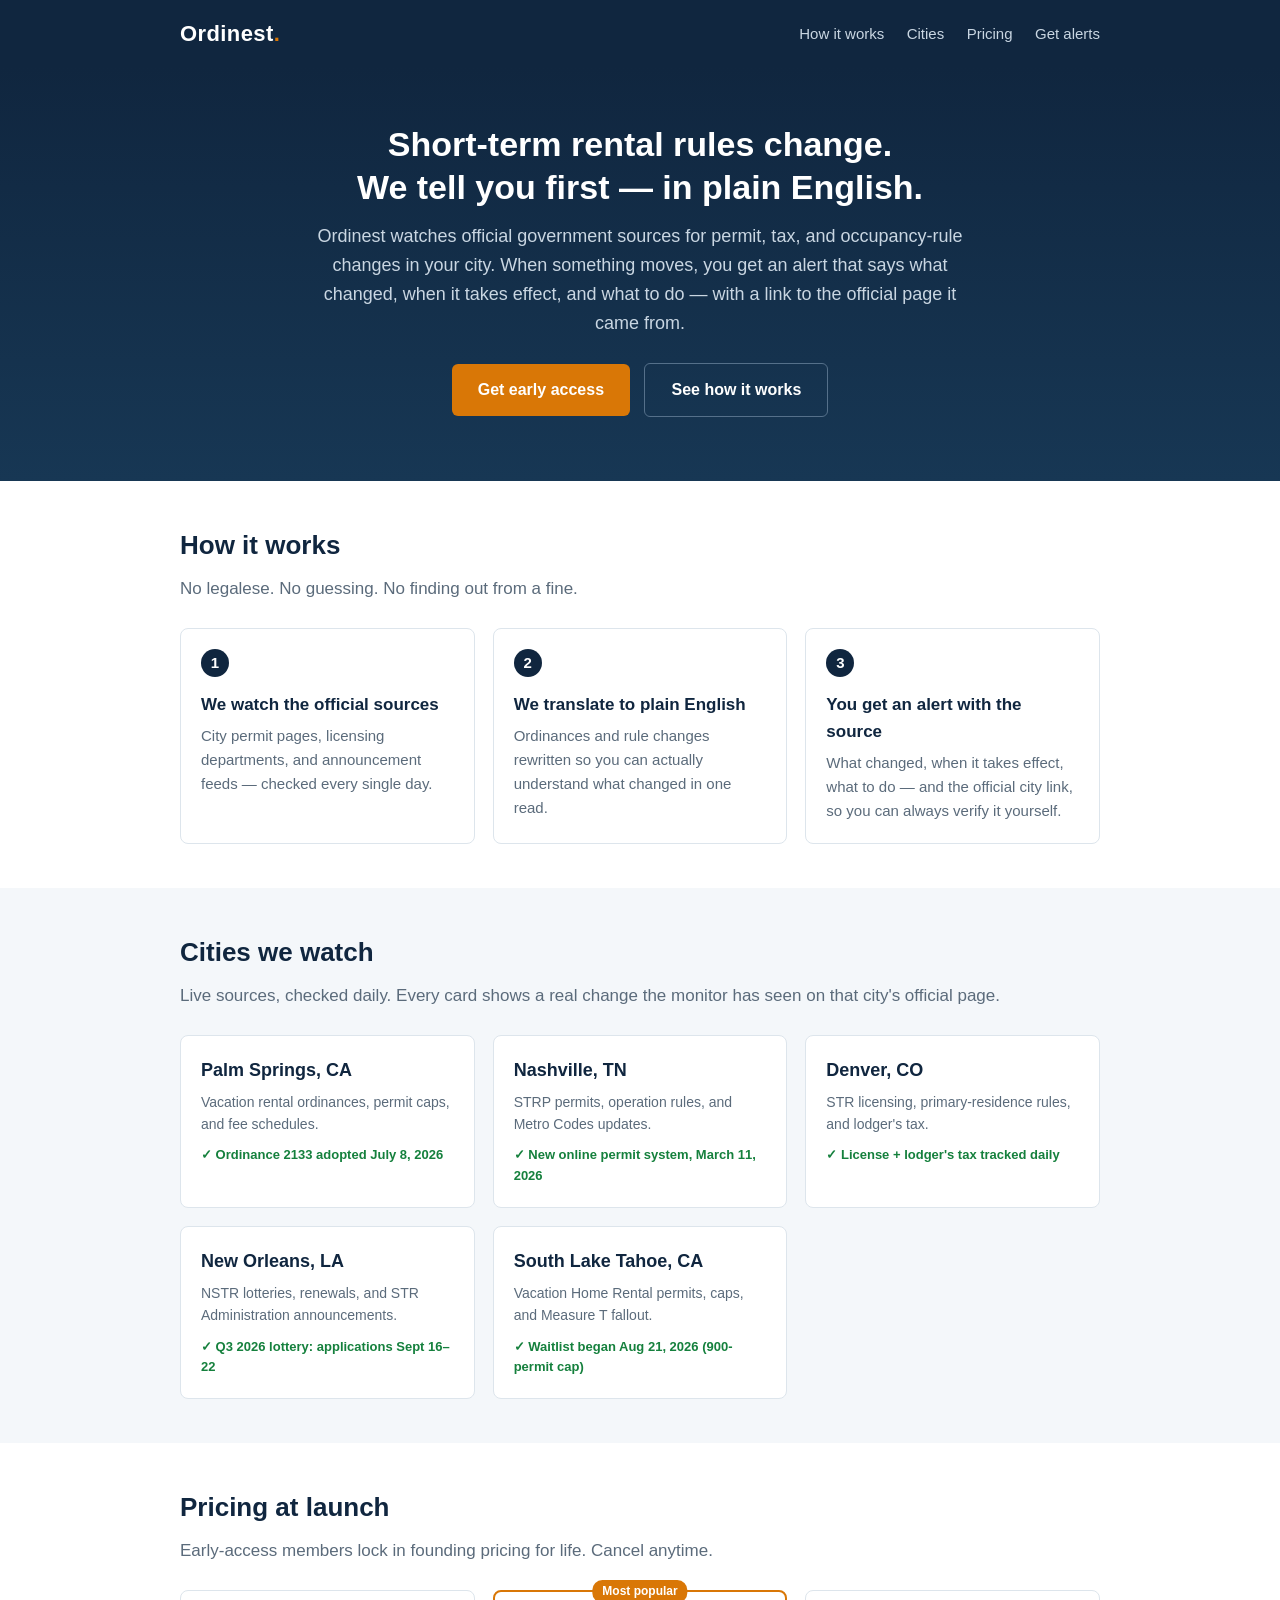
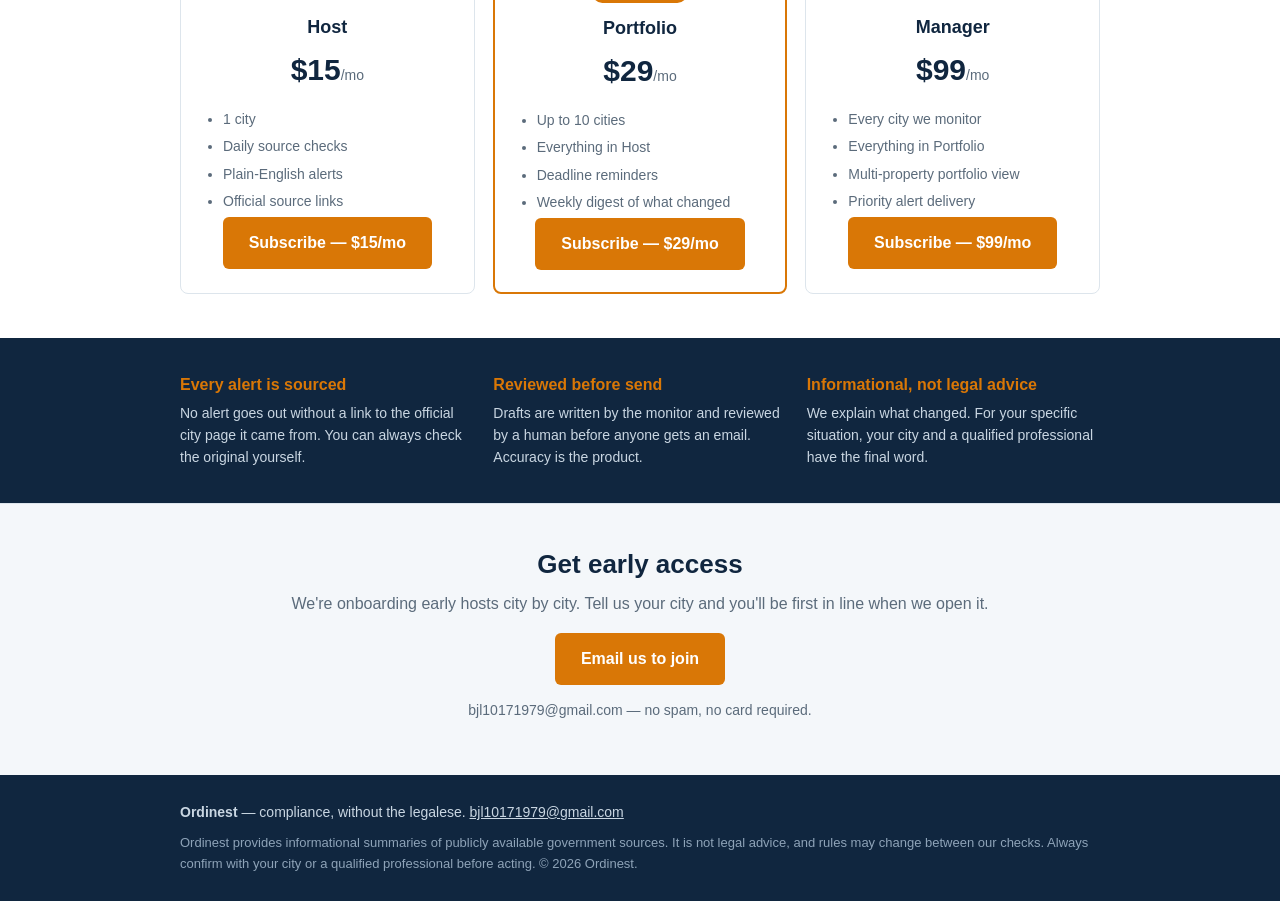
<file: docs/index.html>
<!DOCTYPE html>
<html lang="en">
<head>
  <meta charset="utf-8">
  <meta name="viewport" content="width=device-width, initial-scale=1">
  <title>Ordinest — short-term rental compliance alerts, without the legalese</title>
  <meta name="description" content="Ordinest watches official city sources for short-term rental rule changes and sends plain-English alerts with links to the original. Permit, tax, and occupancy changes — before they cost you.">
  <link rel="stylesheet" href="style.css">
</head>
<body>

<header class="site">
  <div class="wrap">
    <a class="brand" href="index.html">Ordinest<span class="dot">.</span></a>
    <nav class="site">
      <a href="#how">How it works</a>
      <a href="#cities">Cities</a>
      <a href="#pricing">Pricing</a>
      <a href="#access">Get alerts</a>
    </nav>
  </div>
</header>

<section class="hero">
  <div class="wrap">
    <h1>Short-term rental rules change.<br>We tell you first — in plain English.</h1>
    <p class="sub">
      Ordinest watches official government sources for permit, tax, and
      occupancy-rule changes in your city. When something moves, you get an
      alert that says what changed, when it takes effect, and what to do —
      with a link to the official page it came from.
    </p>
    <a class="btn" href="#access">Get early access</a>
    <a class="btn ghost" href="#how">See how it works</a>
  </div>
</section>

<section id="how">
  <div class="wrap">
    <h2>How it works</h2>
    <p class="lede">No legalese. No guessing. No finding out from a fine.</p>
    <div class="steps">
      <div class="step">
        <span class="num">1</span>
        <h3>We watch the official sources</h3>
        <p>City permit pages, licensing departments, and announcement feeds —
        checked every single day.</p>
      </div>
      <div class="step">
        <span class="num">2</span>
        <h3>We translate to plain English</h3>
        <p>Ordinances and rule changes rewritten so you can actually
        understand what changed in one read.</p>
      </div>
      <div class="step">
        <span class="num">3</span>
        <h3>You get an alert with the source</h3>
        <p>What changed, when it takes effect, what to do — and the official
        city link, so you can always verify it yourself.</p>
      </div>
    </div>
  </div>
</section>

<section id="cities" class="mist">
  <div class="wrap">
    <h2>Cities we watch</h2>
    <p class="lede">Live sources, checked daily. Every card shows a real change
    the monitor has seen on that city's official page.</p>
    <div class="cities">
      <a class="city-card" href="cities/palm-springs-ca.html">
        <h3>Palm Springs, CA</h3>
        <p>Vacation rental ordinances, permit caps, and fee schedules.</p>
        <div class="caught">✓ Ordinance 2133 adopted July 8, 2026</div>
      </a>
      <a class="city-card" href="cities/nashville-tn.html">
        <h3>Nashville, TN</h3>
        <p>STRP permits, operation rules, and Metro Codes updates.</p>
        <div class="caught">✓ New online permit system, March 11, 2026</div>
      </a>
      <a class="city-card" href="cities/denver-co.html">
        <h3>Denver, CO</h3>
        <p>STR licensing, primary-residence rules, and lodger's tax.</p>
        <div class="caught">✓ License + lodger's tax tracked daily</div>
      </a>
      <a class="city-card" href="cities/new-orleans-la.html">
        <h3>New Orleans, LA</h3>
        <p>NSTR lotteries, renewals, and STR Administration announcements.</p>
        <div class="caught">✓ Q3 2026 lottery: applications Sept 16–22</div>
      </a>
      <a class="city-card" href="cities/south-lake-tahoe-ca.html">
        <h3>South Lake Tahoe, CA</h3>
        <p>Vacation Home Rental permits, caps, and Measure T fallout.</p>
        <div class="caught">✓ Waitlist began Aug 21, 2026 (900-permit cap)</div>
      </a>
    </div>
  </div>
</section>

<section id="pricing">
  <div class="wrap">
    <h2>Pricing at launch</h2>
    <p class="lede">Early-access members lock in founding pricing for life.
    Cancel anytime.</p>
    <div class="plans">
      <div class="plan">
        <h3>Host</h3>
        <div class="price">$15<span>/mo</span></div>
        <ul>
          <li>1 city</li>
          <li>Daily source checks</li>
          <li>Plain-English alerts</li>
          <li>Official source links</li>
        </ul>
        <a class="btn" href="https://buy.stripe.com/3cIcN5e7u7pB1h8ak9cwg00">Subscribe — $15/mo</a>
      </div>
      <div class="plan featured">
        <span class="tag">Most popular</span>
        <h3>Portfolio</h3>
        <div class="price">$29<span>/mo</span></div>
        <ul>
          <li>Up to 10 cities</li>
          <li>Everything in Host</li>
          <li>Deadline reminders</li>
          <li>Weekly digest of what changed</li>
        </ul>
        <a class="btn" href="https://buy.stripe.com/cNiaEX7J625h0d4cshcwg01">Subscribe — $29/mo</a>
      </div>
      <div class="plan">
        <h3>Manager</h3>
        <div class="price">$99<span>/mo</span></div>
        <ul>
          <li>Every city we monitor</li>
          <li>Everything in Portfolio</li>
          <li>Multi-property portfolio view</li>
          <li>Priority alert delivery</li>
        </ul>
        <a class="btn" href="https://buy.stripe.com/8x2dR99Re11d1h82RHcwg02">Subscribe — $99/mo</a>
      </div>
    </div>
  </div>
</section>

<section class="trust">
  <div class="wrap">
    <div>
      <h3>Every alert is sourced</h3>
      <p>No alert goes out without a link to the official city page it came
      from. You can always check the original yourself.</p>
    </div>
    <div>
      <h3>Reviewed before send</h3>
      <p>Drafts are written by the monitor and reviewed by a human before
      anyone gets an email. Accuracy is the product.</p>
    </div>
    <div>
      <h3>Informational, not legal advice</h3>
      <p>We explain what changed. For your specific situation, your city and
      a qualified professional have the final word.</p>
    </div>
  </div>
</section>

<section id="access" class="cta">
  <div class="wrap">
    <h2>Get early access</h2>
    <p>We're onboarding early hosts city by city. Tell us your city and
    you'll be first in line when we open it.</p>
    <a class="btn"
       href="mailto:bjl10171979@gmail.com?subject=Ordinest%20early%20access&amp;body=City%20I%20need%20alerts%20for%3A%0A%0AHow%20many%20listings%3A%0A">
      Email us to join
    </a>
    <p style="font-size:14px; margin-top:14px;">
     bjl10171979@gmail.com — no spam, no card required.
    </p>
  </div>
</section>

<footer class="site">
  <div class="wrap">
    <strong>Ordinest</strong> — compliance, without the legalese.
    <a href="mailto:bjl10171979@gmail.com">bjl10171979@gmail.com</a>
    <div class="disclaimer">
      Ordinest provides informational summaries of publicly available
      government sources. It is not legal advice, and rules may change
      between our checks. Always confirm with your city or a qualified
      professional before acting. © 2026 Ordinest.
    </div>
  </div>
</footer>

<!-- Cloudflare Web Analytics --><script defer src="https://static.cloudflareinsights.com/beacon.min.js" data-cf-beacon="{\"token\": \"0e546006a67741babc97a083f84be4dc\"}"></script><!-- End Cloudflare Web Analytics -->
</body>
</html>
</file>
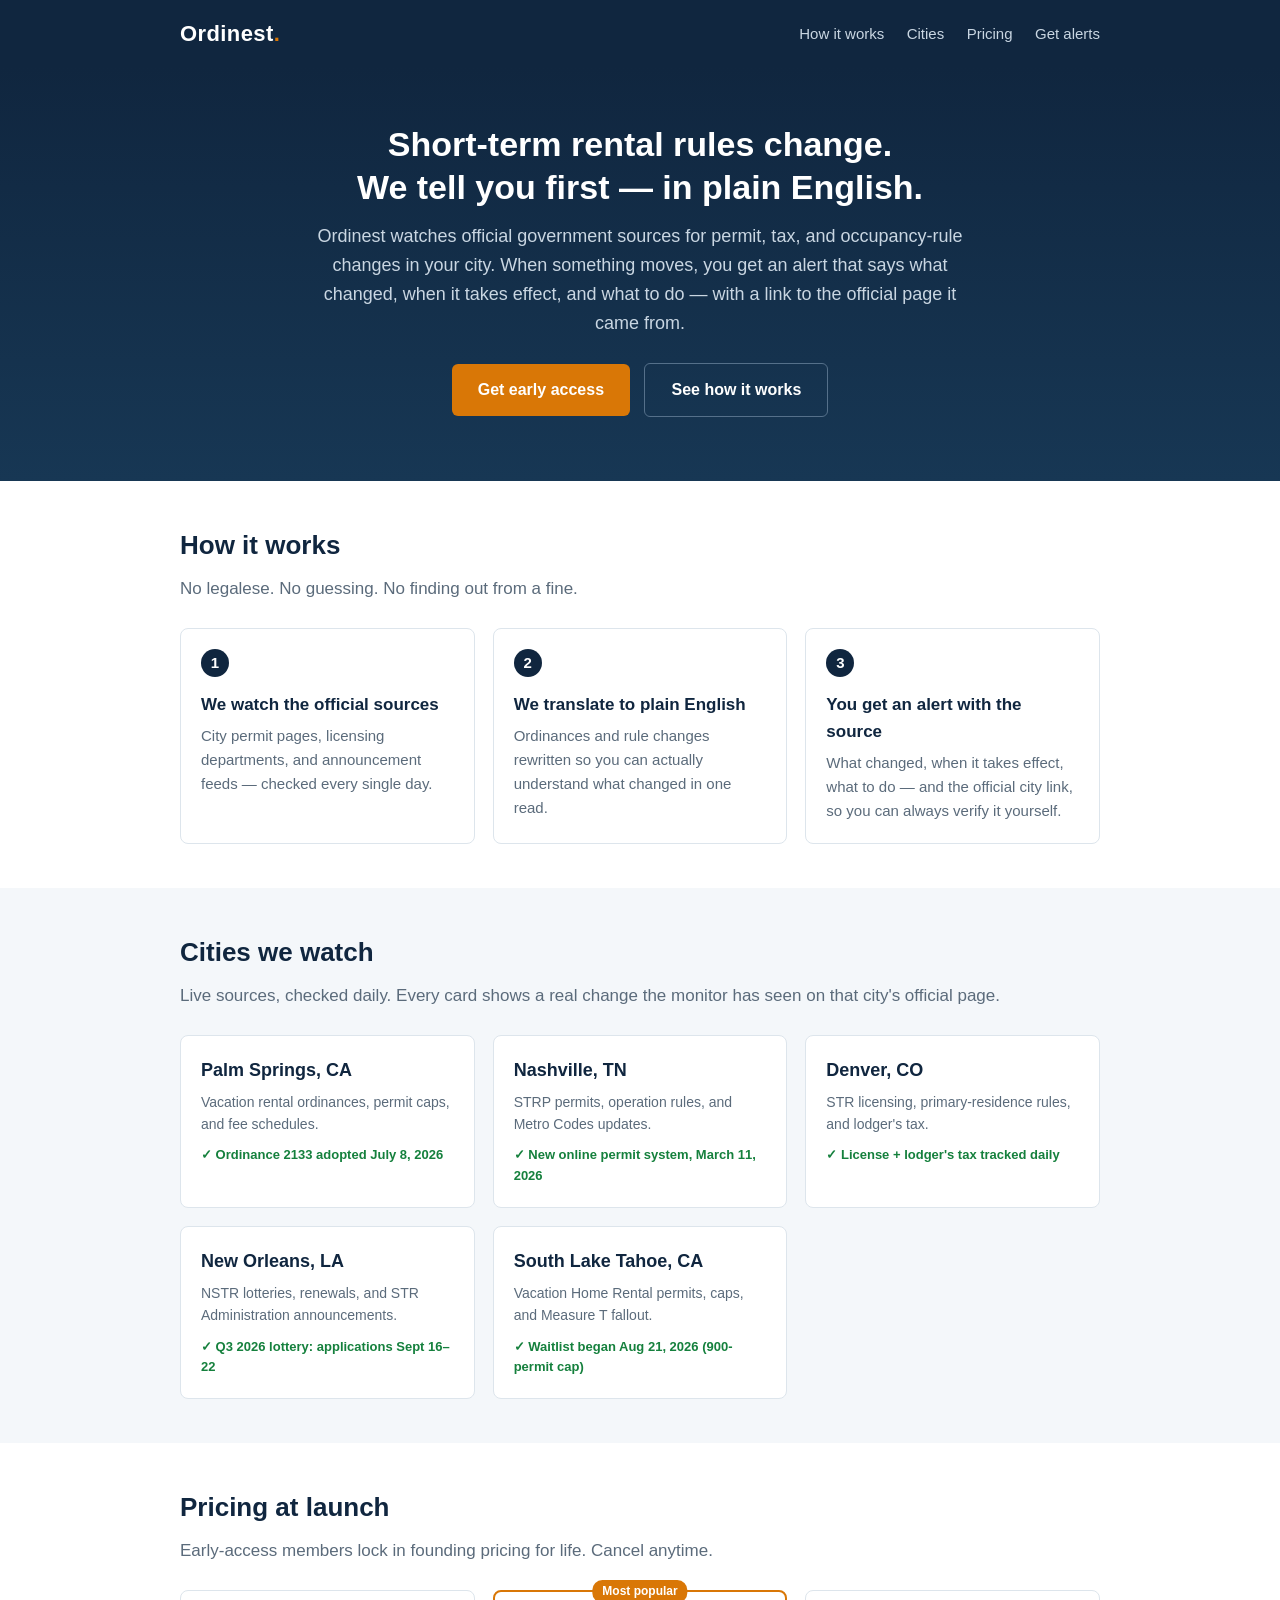
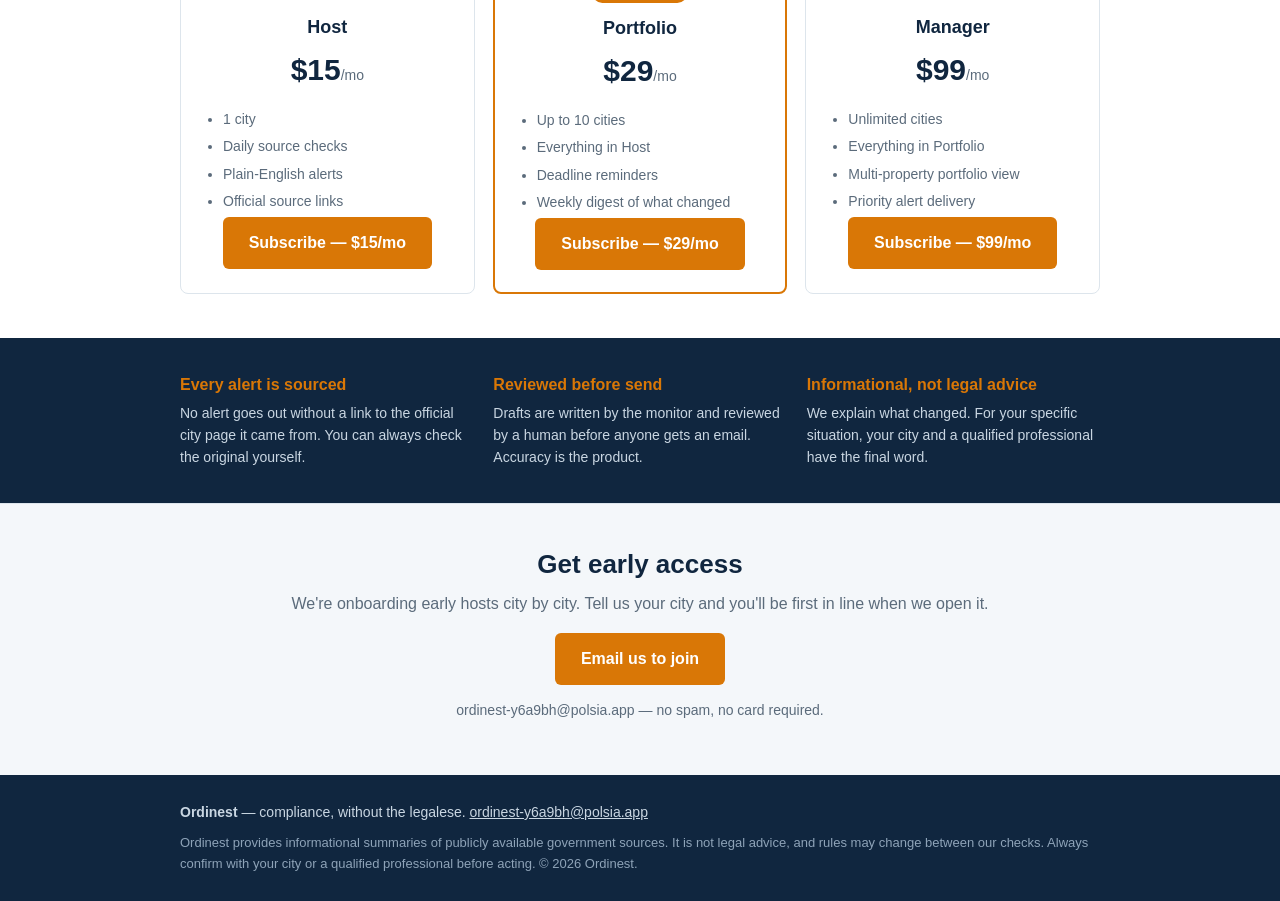
<file: site/index.html>
<!DOCTYPE html>
<html lang="en">
<head>
  <meta charset="utf-8">
  <meta name="viewport" content="width=device-width, initial-scale=1">
  <title>Ordinest — short-term rental compliance alerts, without the legalese</title>
  <meta name="description" content="Ordinest watches official city sources for short-term rental rule changes and sends plain-English alerts with links to the original. Permit, tax, and occupancy changes — before they cost you.">
  <link rel="stylesheet" href="style.css">
</head>
<body>

<header class="site">
  <div class="wrap">
    <a class="brand" href="index.html">Ordinest<span class="dot">.</span></a>
    <nav class="site">
      <a href="#how">How it works</a>
      <a href="#cities">Cities</a>
      <a href="#pricing">Pricing</a>
      <a href="#access">Get alerts</a>
    </nav>
  </div>
</header>

<section class="hero">
  <div class="wrap">
    <h1>Short-term rental rules change.<br>We tell you first — in plain English.</h1>
    <p class="sub">
      Ordinest watches official government sources for permit, tax, and
      occupancy-rule changes in your city. When something moves, you get an
      alert that says what changed, when it takes effect, and what to do —
      with a link to the official page it came from.
    </p>
    <a class="btn" href="#access">Get early access</a>
    <a class="btn ghost" href="#how">See how it works</a>
  </div>
</section>

<section id="how">
  <div class="wrap">
    <h2>How it works</h2>
    <p class="lede">No legalese. No guessing. No finding out from a fine.</p>
    <div class="steps">
      <div class="step">
        <span class="num">1</span>
        <h3>We watch the official sources</h3>
        <p>City permit pages, licensing departments, and announcement feeds —
        checked every single day.</p>
      </div>
      <div class="step">
        <span class="num">2</span>
        <h3>We translate to plain English</h3>
        <p>Ordinances and rule changes rewritten so you can actually
        understand what changed in one read.</p>
      </div>
      <div class="step">
        <span class="num">3</span>
        <h3>You get an alert with the source</h3>
        <p>What changed, when it takes effect, what to do — and the official
        city link, so you can always verify it yourself.</p>
      </div>
    </div>
  </div>
</section>

<section id="cities" class="mist">
  <div class="wrap">
    <h2>Cities we watch</h2>
    <p class="lede">Live sources, checked daily. Every card shows a real change
    the monitor has seen on that city's official page.</p>
    <div class="cities">
      <a class="city-card" href="cities/palm-springs-ca.html">
        <h3>Palm Springs, CA</h3>
        <p>Vacation rental ordinances, permit caps, and fee schedules.</p>
        <div class="caught">✓ Ordinance 2133 adopted July 8, 2026</div>
      </a>
      <a class="city-card" href="cities/nashville-tn.html">
        <h3>Nashville, TN</h3>
        <p>STRP permits, operation rules, and Metro Codes updates.</p>
        <div class="caught">✓ New online permit system, March 11, 2026</div>
      </a>
      <a class="city-card" href="cities/denver-co.html">
        <h3>Denver, CO</h3>
        <p>STR licensing, primary-residence rules, and lodger's tax.</p>
        <div class="caught">✓ License + lodger's tax tracked daily</div>
      </a>
      <a class="city-card" href="cities/new-orleans-la.html">
        <h3>New Orleans, LA</h3>
        <p>NSTR lotteries, renewals, and STR Administration announcements.</p>
        <div class="caught">✓ Q3 2026 lottery: applications Sept 16–22</div>
      </a>
      <a class="city-card" href="cities/south-lake-tahoe-ca.html">
        <h3>South Lake Tahoe, CA</h3>
        <p>Vacation Home Rental permits, caps, and Measure T fallout.</p>
        <div class="caught">✓ Waitlist began Aug 21, 2026 (900-permit cap)</div>
      </a>
    </div>
  </div>
</section>

<section id="pricing">
  <div class="wrap">
    <h2>Pricing at launch</h2>
    <p class="lede">Early-access members lock in founding pricing for life.
    Cancel anytime.</p>
    <div class="plans">
      <div class="plan">
        <h3>Host</h3>
        <div class="price">$15<span>/mo</span></div>
        <ul>
          <li>1 city</li>
          <li>Daily source checks</li>
          <li>Plain-English alerts</li>
          <li>Official source links</li>
        </ul>
        <a class="btn" href="https://buy.stripe.com/3cIcN5e7u7pB1h8ak9cwg00">Subscribe — $15/mo</a>
      </div>
      <div class="plan featured">
        <span class="tag">Most popular</span>
        <h3>Portfolio</h3>
        <div class="price">$29<span>/mo</span></div>
        <ul>
          <li>Up to 10 cities</li>
          <li>Everything in Host</li>
          <li>Deadline reminders</li>
          <li>Weekly digest of what changed</li>
        </ul>
        <a class="btn" href="https://buy.stripe.com/cNiaEX7J625h0d4cshcwg01">Subscribe — $29/mo</a>
      </div>
      <div class="plan">
        <h3>Manager</h3>
        <div class="price">$99<span>/mo</span></div>
        <ul>
          <li>Unlimited cities</li>
          <li>Everything in Portfolio</li>
          <li>Multi-property portfolio view</li>
          <li>Priority alert delivery</li>
        </ul>
        <a class="btn" href="https://buy.stripe.com/8x2dR99Re11d1h82RHcwg02">Subscribe — $99/mo</a>
      </div>
    </div>
  </div>
</section>

<section class="trust">
  <div class="wrap">
    <div>
      <h3>Every alert is sourced</h3>
      <p>No alert goes out without a link to the official city page it came
      from. You can always check the original yourself.</p>
    </div>
    <div>
      <h3>Reviewed before send</h3>
      <p>Drafts are written by the monitor and reviewed by a human before
      anyone gets an email. Accuracy is the product.</p>
    </div>
    <div>
      <h3>Informational, not legal advice</h3>
      <p>We explain what changed. For your specific situation, your city and
      a qualified professional have the final word.</p>
    </div>
  </div>
</section>

<section id="access" class="cta">
  <div class="wrap">
    <h2>Get early access</h2>
    <p>We're onboarding early hosts city by city. Tell us your city and
    you'll be first in line when we open it.</p>
    <a class="btn"
       href="mailto:ordinest-y6a9bh@polsia.app?subject=Ordinest%20early%20access&amp;body=City%20I%20need%20alerts%20for%3A%0A%0AHow%20many%20listings%3A%0A">
      Email us to join
    </a>
    <p style="font-size:14px; margin-top:14px;">
     ordinest-y6a9bh@polsia.app — no spam, no card required.
    </p>
  </div>
</section>

<footer class="site">
  <div class="wrap">
    <strong>Ordinest</strong> — compliance, without the legalese.
    <a href="mailto:ordinest-y6a9bh@polsia.app">ordinest-y6a9bh@polsia.app</a>
    <div class="disclaimer">
      Ordinest provides informational summaries of publicly available
      government sources. It is not legal advice, and rules may change
      between our checks. Always confirm with your city or a qualified
      professional before acting. © 2026 Ordinest.
    </div>
  </div>
</footer>

</body>
</html>
</file>
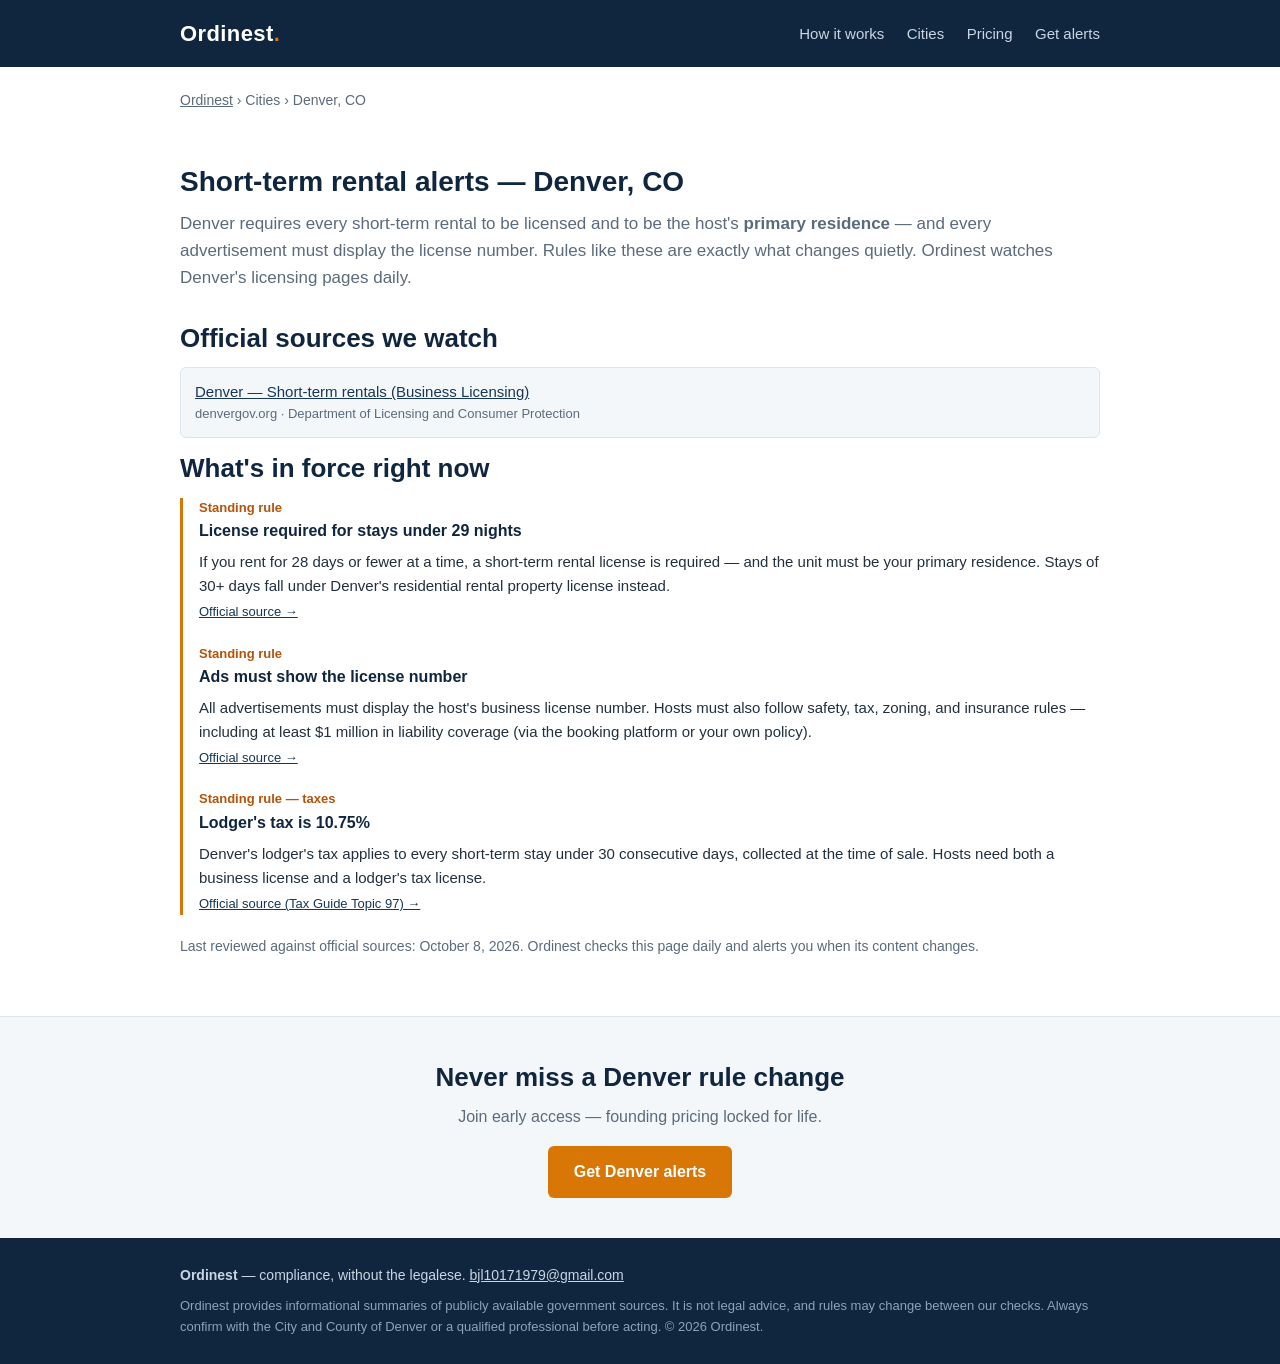
<file: docs/cities/denver-co.html>
<!DOCTYPE html>
<html lang="en">
<head>
  <meta charset="utf-8">
  <meta name="viewport" content="width=device-width, initial-scale=1">
  <title>Denver short-term rental alerts — Ordinest</title>
  <meta name="description" content="Ordinest watches Denver's official short-term rental licensing pages for rule, license, and lodger's tax changes. Get plain-English alerts.">
  <link rel="stylesheet" href="../style.css">
</head>
<body>

<header class="site">
  <div class="wrap">
    <a class="brand" href="../index.html">Ordinest<span class="dot">.</span></a>
    <nav class="site">
      <a href="../index.html#how">How it works</a>
      <a href="../index.html#cities">Cities</a>
      <a href="../index.html#pricing">Pricing</a>
      <a href="../index.html#access">Get alerts</a>
    </nav>
  </div>
</header>

<div class="wrap crumbs"><a href="../index.html">Ordinest</a> &rsaquo; Cities &rsaquo; Denver, CO</div>

<section>
  <div class="wrap">
    <h1 class="page-title">Short-term rental alerts — Denver, CO</h1>
    <p class="lede">Denver requires every short-term rental to be licensed
    and to be the host's <strong>primary residence</strong> — and every
    advertisement must display the license number. Rules like these are
    exactly what changes quietly. Ordinest watches Denver's licensing pages
    daily.</p>

    <h2>Official sources we watch</h2>
    <ul class="watch-list">
      <li>
        <a href="https://denvergov.org/Government/Agencies-Departments-Offices/Agencies-Departments-Offices-Directory/Business-Licensing/Business-licenses/Short-term-rentals">Denver — Short-term rentals (Business Licensing)</a>
        <span class="host">denvergov.org · Department of Licensing and Consumer Protection</span>
      </li>
    </ul>

    <h2>What's in force right now</h2>
    <div class="change-log">
      <article>
        <div class="when">Standing rule</div>
        <h3>License required for stays under 29 nights</h3>
        <p>If you rent for 28 days or fewer at a time, a short-term rental
        license is required — and the unit must be your primary residence.
        Stays of 30+ days fall under Denver's residential rental property
        license instead.</p>
        <a class="source" href="https://denvergov.org/Government/Agencies-Departments-Offices/Agencies-Departments-Offices-Directory/Business-Licensing/Business-licenses/Short-term-rentals">Official source &rarr;</a>
      </article>
      <article>
        <div class="when">Standing rule</div>
        <h3>Ads must show the license number</h3>
        <p>All advertisements must display the host's business license
        number. Hosts must also follow safety, tax, zoning, and insurance
        rules — including at least $1 million in liability coverage (via the
        booking platform or your own policy).</p>
        <a class="source" href="https://denvergov.org/Government/Agencies-Departments-Offices/Agencies-Departments-Offices-Directory/Business-Licensing/Business-licenses/Short-term-rentals/Short-term-rentals-laws-rules-regulations">Official source &rarr;</a>
      </article>
      <article>
        <div class="when">Standing rule — taxes</div>
        <h3>Lodger's tax is 10.75%</h3>
        <p>Denver's lodger's tax applies to every short-term stay under 30
        consecutive days, collected at the time of sale. Hosts need both a
        business license and a lodger's tax license.</p>
        <a class="source" href="https://denvergov.org/files/assets/public/v/1/finance/documents/treasury/tax-guides/short-term-rentals.pdf">Official source (Tax Guide Topic 97) &rarr;</a>
      </article>
    </div>

    <p style="font-size:14px; color:#5b6b7b;">
      Last reviewed against official sources: October 8, 2026. Ordinest
      checks this page daily and alerts you when its content changes.
    </p>
  </div>
</section>

<section class="cta">
  <div class="wrap">
    <h2>Never miss a Denver rule change</h2>
    <p>Join early access — founding pricing locked for life.</p>
    <a class="btn"
       href="mailto:bjl10171979@gmail.com?subject=Ordinest%20early%20access%20%E2%80%94%20Denver">
      Get Denver alerts
    </a>
  </div>
</section>

<footer class="site">
  <div class="wrap">
    <strong>Ordinest</strong> — compliance, without the legalese.
    <a href="mailto:bjl10171979@gmail.com">bjl10171979@gmail.com</a>
    <div class="disclaimer">
      Ordinest provides informational summaries of publicly available
      government sources. It is not legal advice, and rules may change
      between our checks. Always confirm with the City and County of Denver
      or a qualified professional before acting. © 2026 Ordinest.
    </div>
  </div>
</footer>

<!-- Cloudflare Web Analytics --><script defer src="https://static.cloudflareinsights.com/beacon.min.js" data-cf-beacon="{\"token\": \"0e546006a67741babc97a083f84be4dc\"}"></script><!-- End Cloudflare Web Analytics -->
</body>
</html>
</file>
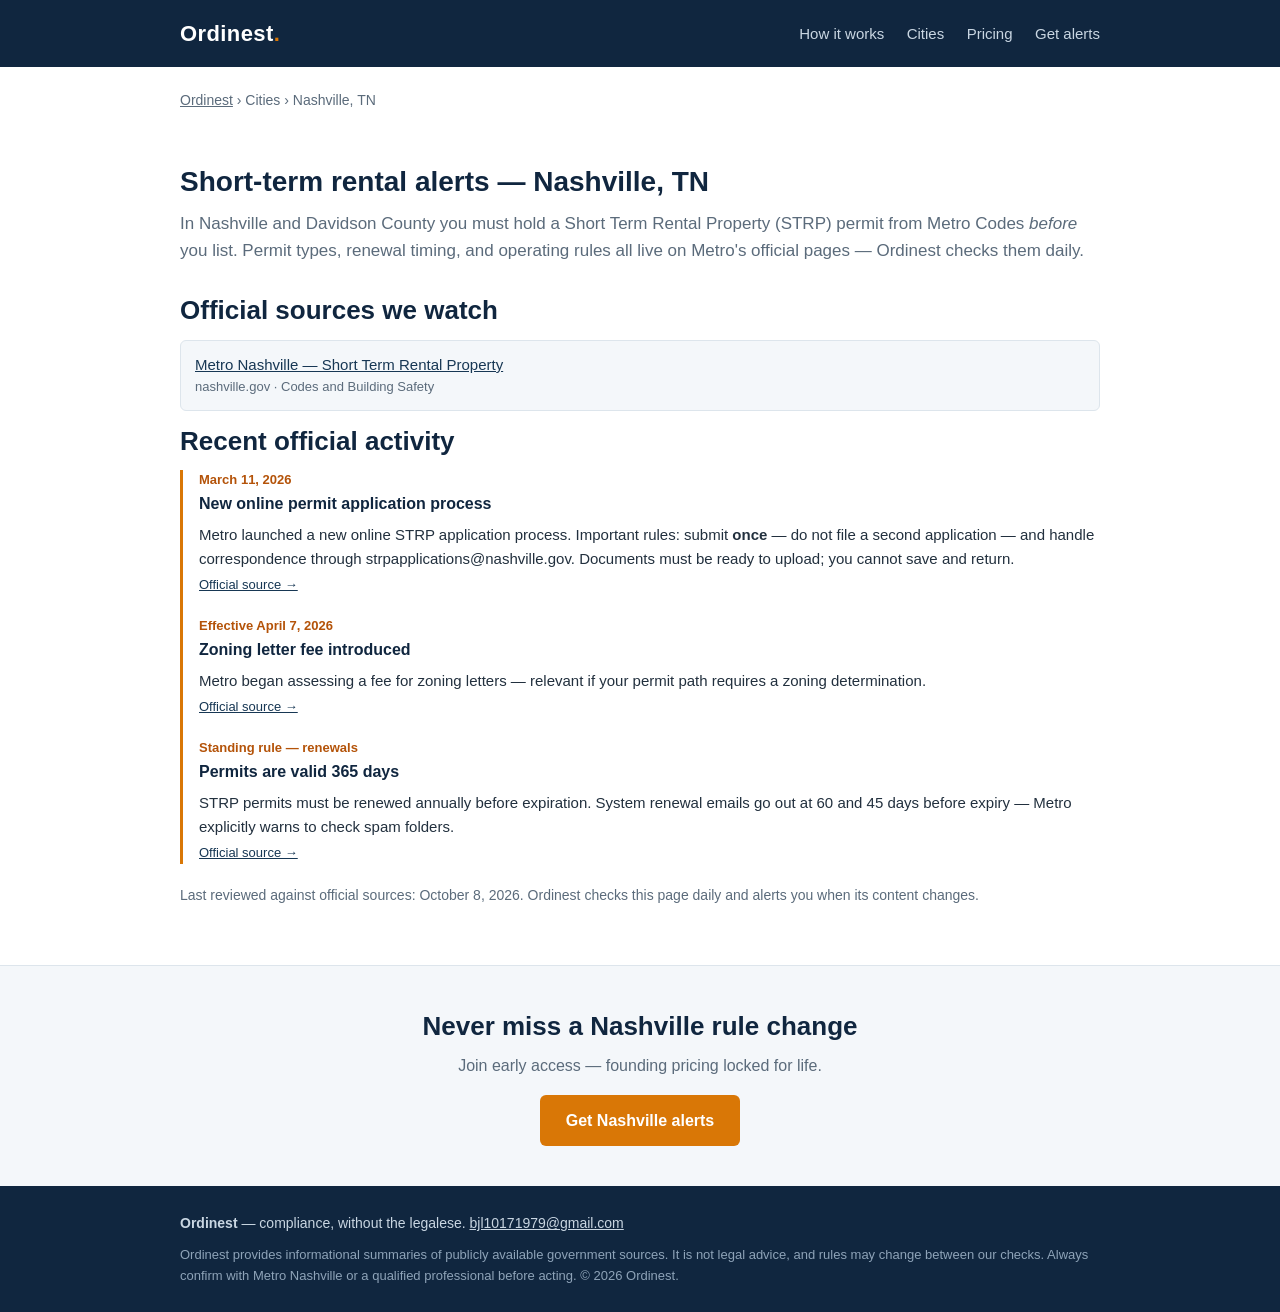
<file: docs/cities/nashville-tn.html>
<!DOCTYPE html>
<html lang="en">
<head>
  <meta charset="utf-8">
  <meta name="viewport" content="width=device-width, initial-scale=1">
  <title>Nashville short-term rental alerts — Ordinest</title>
  <meta name="description" content="Ordinest watches Metro Nashville's official Short Term Rental Property pages for permit, renewal, and rule changes. Get plain-English alerts.">
  <link rel="stylesheet" href="../style.css">
</head>
<body>

<header class="site">
  <div class="wrap">
    <a class="brand" href="../index.html">Ordinest<span class="dot">.</span></a>
    <nav class="site">
      <a href="../index.html#how">How it works</a>
      <a href="../index.html#cities">Cities</a>
      <a href="../index.html#pricing">Pricing</a>
      <a href="../index.html#access">Get alerts</a>
    </nav>
  </div>
</header>

<div class="wrap crumbs"><a href="../index.html">Ordinest</a> &rsaquo; Cities &rsaquo; Nashville, TN</div>

<section>
  <div class="wrap">
    <h1 class="page-title">Short-term rental alerts — Nashville, TN</h1>
    <p class="lede">In Nashville and Davidson County you must hold a Short
    Term Rental Property (STRP) permit from Metro Codes <em>before</em> you
    list. Permit types, renewal timing, and operating rules all live on
    Metro's official pages — Ordinest checks them daily.</p>

    <h2>Official sources we watch</h2>
    <ul class="watch-list">
      <li>
        <a href="https://www.nashville.gov/departments/codes/short-term-rentals">Metro Nashville — Short Term Rental Property</a>
        <span class="host">nashville.gov · Codes and Building Safety</span>
      </li>
    </ul>

    <h2>Recent official activity</h2>
    <div class="change-log">
      <article>
        <div class="when">March 11, 2026</div>
        <h3>New online permit application process</h3>
        <p>Metro launched a new online STRP application process. Important
        rules: submit <strong>once</strong> — do not file a second application —
        and handle correspondence through
        strpapplications@nashville.gov. Documents must be ready to upload;
        you cannot save and return.</p>
        <a class="source" href="https://www.nashville.gov/departments/codes/short-term-rentals/apply-short-term-rental-property-permit">Official source &rarr;</a>
      </article>
      <article>
        <div class="when">Effective April 7, 2026</div>
        <h3>Zoning letter fee introduced</h3>
        <p>Metro began assessing a fee for zoning letters — relevant if your
        permit path requires a zoning determination.</p>
        <a class="source" href="https://www.nashville.gov/departments/codes/short-term-rentals">Official source &rarr;</a>
      </article>
      <article>
        <div class="when">Standing rule — renewals</div>
        <h3>Permits are valid 365 days</h3>
        <p>STRP permits must be renewed annually before expiration. System
        renewal emails go out at 60 and 45 days before expiry — Metro
        explicitly warns to check spam folders.</p>
        <a class="source" href="https://www.nashville.gov/departments/codes/short-term-rentals/renew-short-term-rental-property-permit">Official source &rarr;</a>
      </article>
    </div>

    <p style="font-size:14px; color:#5b6b7b;">
      Last reviewed against official sources: October 8, 2026. Ordinest
      checks this page daily and alerts you when its content changes.
    </p>
  </div>
</section>

<section class="cta">
  <div class="wrap">
    <h2>Never miss a Nashville rule change</h2>
    <p>Join early access — founding pricing locked for life.</p>
    <a class="btn"
       href="mailto:bjl10171979@gmail.com?subject=Ordinest%20early%20access%20%E2%80%94%20Nashville">
      Get Nashville alerts
    </a>
  </div>
</section>

<footer class="site">
  <div class="wrap">
    <strong>Ordinest</strong> — compliance, without the legalese.
    <a href="mailto:bjl10171979@gmail.com">bjl10171979@gmail.com</a>
    <div class="disclaimer">
      Ordinest provides informational summaries of publicly available
      government sources. It is not legal advice, and rules may change
      between our checks. Always confirm with Metro Nashville or a qualified
      professional before acting. © 2026 Ordinest.
    </div>
  </div>
</footer>

<!-- Cloudflare Web Analytics --><script defer src="https://static.cloudflareinsights.com/beacon.min.js" data-cf-beacon="{\"token\": \"0e546006a67741babc97a083f84be4dc\"}"></script><!-- End Cloudflare Web Analytics -->
</body>
</html>
</file>
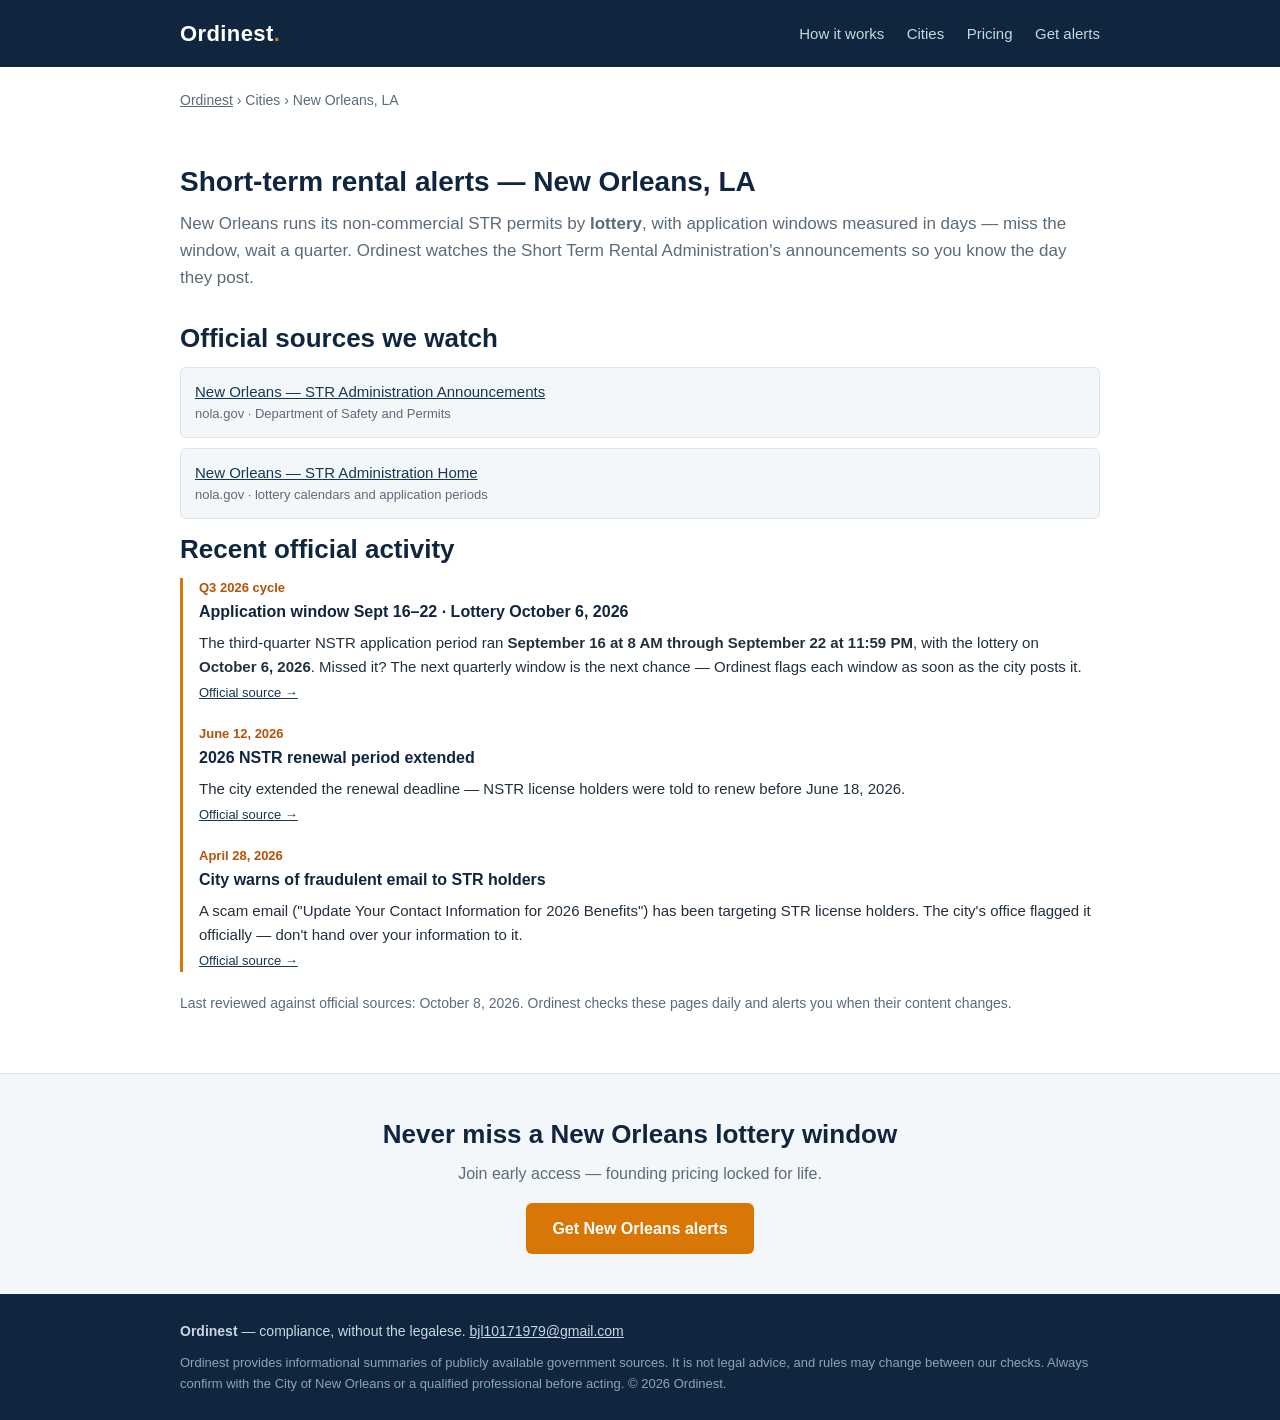
<file: docs/cities/new-orleans-la.html>
<!DOCTYPE html>
<html lang="en">
<head>
  <meta charset="utf-8">
  <meta name="viewport" content="width=device-width, initial-scale=1">
  <title>New Orleans short-term rental alerts — Ordinest</title>
  <meta name="description" content="Ordinest watches New Orleans' Short Term Rental Administration announcements for lottery dates, renewals, and rule changes. Get plain-English alerts.">
  <link rel="stylesheet" href="../style.css">
</head>
<body>

<header class="site">
  <div class="wrap">
    <a class="brand" href="../index.html">Ordinest<span class="dot">.</span></a>
    <nav class="site">
      <a href="../index.html#how">How it works</a>
      <a href="../index.html#cities">Cities</a>
      <a href="../index.html#pricing">Pricing</a>
      <a href="../index.html#access">Get alerts</a>
    </nav>
  </div>
</header>

<div class="wrap crumbs"><a href="../index.html">Ordinest</a> &rsaquo; Cities &rsaquo; New Orleans, LA</div>

<section>
  <div class="wrap">
    <h1 class="page-title">Short-term rental alerts — New Orleans, LA</h1>
    <p class="lede">New Orleans runs its non-commercial STR permits by
    <strong>lottery</strong>, with application windows measured in days —
    miss the window, wait a quarter. Ordinest watches the Short Term Rental
    Administration's announcements so you know the day they post.</p>

    <h2>Official sources we watch</h2>
    <ul class="watch-list">
      <li>
        <a href="https://nola.gov/next/short-term-rental-administration/announcements/">New Orleans — STR Administration Announcements</a>
        <span class="host">nola.gov · Department of Safety and Permits</span>
      </li>
      <li>
        <a href="https://nola.gov/next/short-term-rental-administration/home">New Orleans — STR Administration Home</a>
        <span class="host">nola.gov · lottery calendars and application periods</span>
      </li>
    </ul>

    <h2>Recent official activity</h2>
    <div class="change-log">
      <article>
        <div class="when">Q3 2026 cycle</div>
        <h3>Application window Sept 16–22 · Lottery October 6, 2026</h3>
        <p>The third-quarter NSTR application period ran
        <strong>September 16 at 8 AM through September 22 at 11:59 PM</strong>,
        with the lottery on <strong>October 6, 2026</strong>. Missed it? The
        next quarterly window is the next chance — Ordinest flags each window
        as soon as the city posts it.</p>
        <a class="source" href="https://nola.gov/next/short-term-rental-administration/home">Official source &rarr;</a>
      </article>
      <article>
        <div class="when">June 12, 2026</div>
        <h3>2026 NSTR renewal period extended</h3>
        <p>The city extended the renewal deadline — NSTR license holders were
        told to renew before June 18, 2026.</p>
        <a class="source" href="https://nola.gov/next/short-term-rental-administration/announcements/">Official source &rarr;</a>
      </article>
      <article>
        <div class="when">April 28, 2026</div>
        <h3>City warns of fraudulent email to STR holders</h3>
        <p>A scam email ("Update Your Contact Information for 2026 Benefits")
        has been targeting STR license holders. The city's office flagged it
        officially — don't hand over your information to it.</p>
        <a class="source" href="https://nola.gov/next/short-term-rental-administration/announcements/">Official source &rarr;</a>
      </article>
    </div>

    <p style="font-size:14px; color:#5b6b7b;">
      Last reviewed against official sources: October 8, 2026. Ordinest
      checks these pages daily and alerts you when their content changes.
    </p>
  </div>
</section>

<section class="cta">
  <div class="wrap">
    <h2>Never miss a New Orleans lottery window</h2>
    <p>Join early access — founding pricing locked for life.</p>
    <a class="btn"
       href="mailto:bjl10171979@gmail.com?subject=Ordinest%20early%20access%20%E2%80%94%20New%20Orleans">
      Get New Orleans alerts
    </a>
  </div>
</section>

<footer class="site">
  <div class="wrap">
    <strong>Ordinest</strong> — compliance, without the legalese.
    <a href="mailto:bjl10171979@gmail.com">bjl10171979@gmail.com</a>
    <div class="disclaimer">
      Ordinest provides informational summaries of publicly available
      government sources. It is not legal advice, and rules may change
      between our checks. Always confirm with the City of New Orleans or a
      qualified professional before acting. © 2026 Ordinest.
    </div>
  </div>
</footer>

<!-- Cloudflare Web Analytics --><script defer src="https://static.cloudflareinsights.com/beacon.min.js" data-cf-beacon="{\"token\": \"0e546006a67741babc97a083f84be4dc\"}"></script><!-- End Cloudflare Web Analytics -->
</body>
</html>
</file>
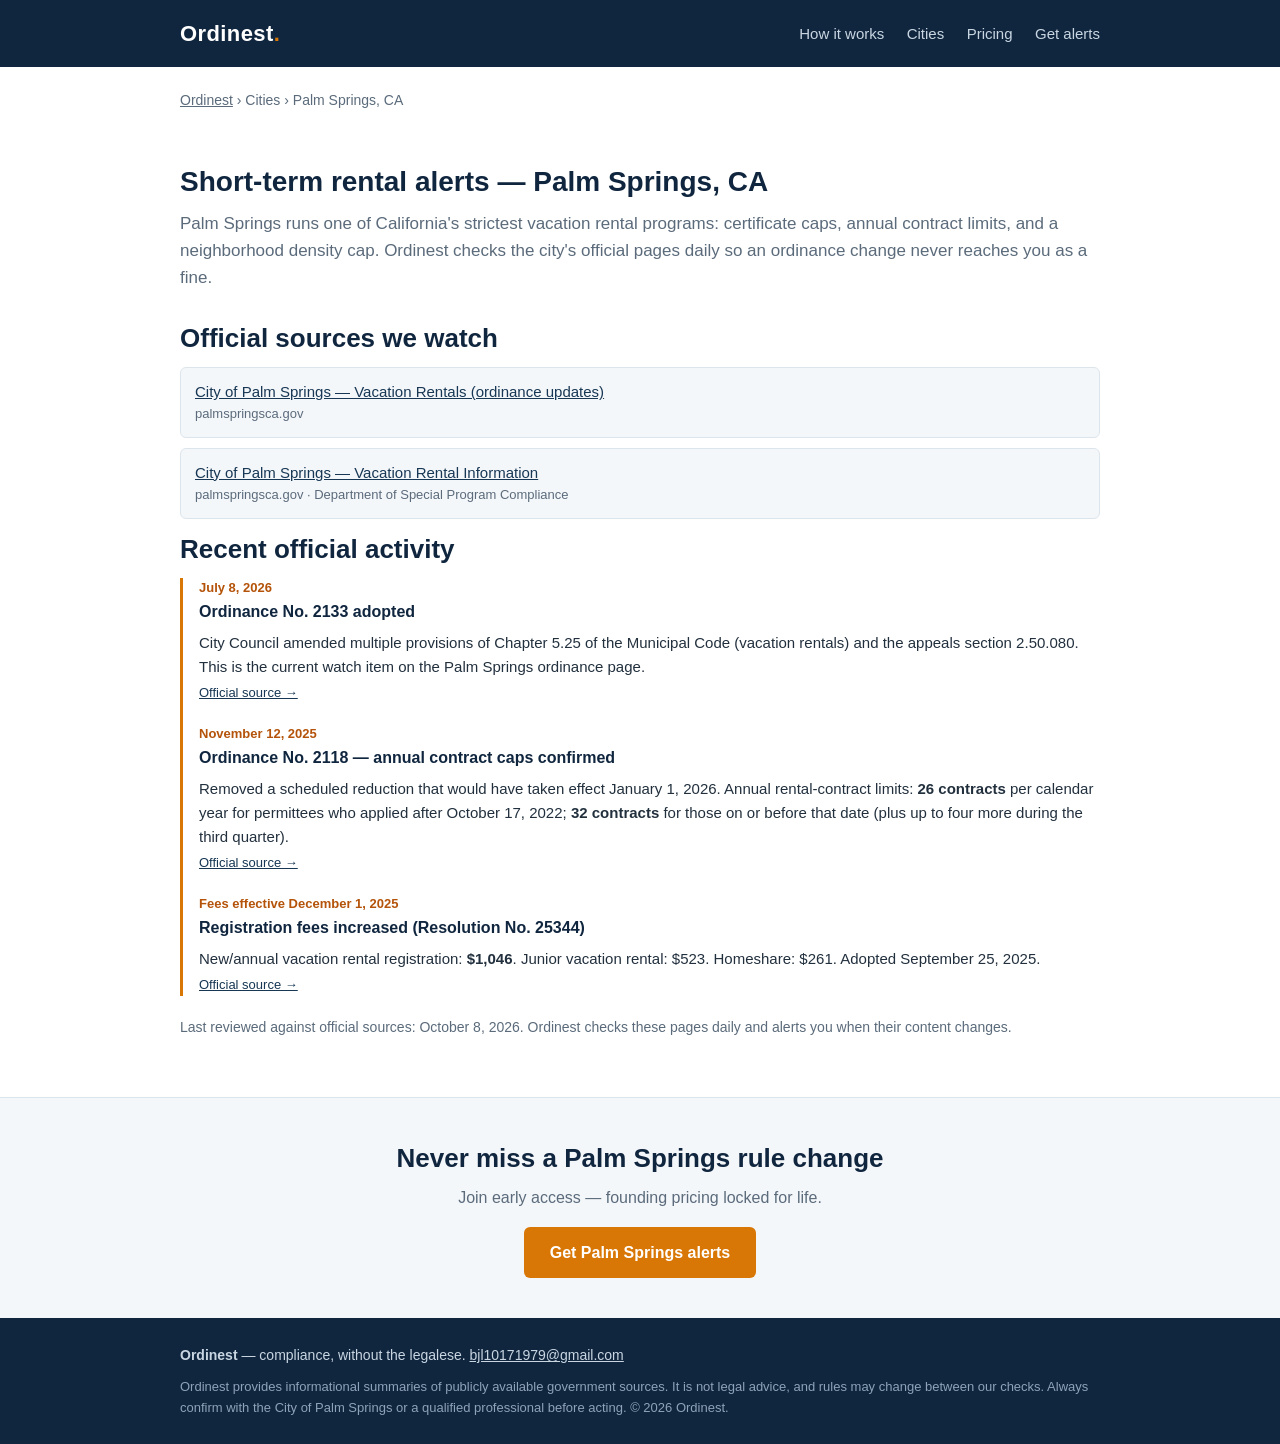
<file: docs/cities/palm-springs-ca.html>
<!DOCTYPE html>
<html lang="en">
<head>
  <meta charset="utf-8">
  <meta name="viewport" content="width=device-width, initial-scale=1">
  <title>Palm Springs short-term rental alerts — Ordinest</title>
  <meta name="description" content="Ordinest watches Palm Springs vacation rental ordinances, permit caps, and fees on the city's official pages. Get plain-English alerts when they change.">
  <link rel="stylesheet" href="../style.css">
</head>
<body>

<header class="site">
  <div class="wrap">
    <a class="brand" href="../index.html">Ordinest<span class="dot">.</span></a>
    <nav class="site">
      <a href="../index.html#how">How it works</a>
      <a href="../index.html#cities">Cities</a>
      <a href="../index.html#pricing">Pricing</a>
      <a href="../index.html#access">Get alerts</a>
    </nav>
  </div>
</header>

<div class="wrap crumbs"><a href="../index.html">Ordinest</a> &rsaquo; Cities &rsaquo; Palm Springs, CA</div>

<section>
  <div class="wrap">
    <h1 class="page-title">Short-term rental alerts — Palm Springs, CA</h1>
    <p class="lede">Palm Springs runs one of California's strictest vacation
    rental programs: certificate caps, annual contract limits, and a
    neighborhood density cap. Ordinest checks the city's official pages daily
    so an ordinance change never reaches you as a fine.</p>

    <h2>Official sources we watch</h2>
    <ul class="watch-list">
      <li>
        <a href="https://www.palmspringsca.gov/?navid=1098">City of Palm Springs — Vacation Rentals (ordinance updates)</a>
        <span class="host">palmspringsca.gov</span>
      </li>
      <li>
        <a href="https://www.palmspringsca.gov/business/vacation-rental-information">City of Palm Springs — Vacation Rental Information</a>
        <span class="host">palmspringsca.gov · Department of Special Program Compliance</span>
      </li>
    </ul>

    <h2>Recent official activity</h2>
    <div class="change-log">
      <article>
        <div class="when">July 8, 2026</div>
        <h3>Ordinance No. 2133 adopted</h3>
        <p>City Council amended multiple provisions of Chapter 5.25 of the
        Municipal Code (vacation rentals) and the appeals section 2.50.080.
        This is the current watch item on the Palm Springs ordinance page.</p>
        <a class="source" href="https://www.palmspringsca.gov/?navid=1098">Official source &rarr;</a>
      </article>
      <article>
        <div class="when">November 12, 2025</div>
        <h3>Ordinance No. 2118 — annual contract caps confirmed</h3>
        <p>Removed a scheduled reduction that would have taken effect
        January 1, 2026. Annual rental-contract limits: <strong>26 contracts</strong>
        per calendar year for permittees who applied after October 17, 2022;
        <strong>32 contracts</strong> for those on or before that date (plus up to
        four more during the third quarter).</p>
        <a class="source" href="https://www.palmspringsca.gov/business/vacation-rental-information">Official source &rarr;</a>
      </article>
      <article>
        <div class="when">Fees effective December 1, 2025</div>
        <h3>Registration fees increased (Resolution No. 25344)</h3>
        <p>New/annual vacation rental registration: <strong>$1,046</strong>.
        Junior vacation rental: $523. Homeshare: $261. Adopted
        September 25, 2025.</p>
        <a class="source" href="https://www.palmspringsca.gov/business/vacation-rental-information">Official source &rarr;</a>
      </article>
    </div>

    <p style="font-size:14px; color:#5b6b7b;">
      Last reviewed against official sources: October 8, 2026. Ordinest
      checks these pages daily and alerts you when their content changes.
    </p>
  </div>
</section>

<section class="cta">
  <div class="wrap">
    <h2>Never miss a Palm Springs rule change</h2>
    <p>Join early access — founding pricing locked for life.</p>
    <a class="btn"
       href="mailto:bjl10171979@gmail.com?subject=Ordinest%20early%20access%20%E2%80%94%20Palm%20Springs">
      Get Palm Springs alerts
    </a>
  </div>
</section>

<footer class="site">
  <div class="wrap">
    <strong>Ordinest</strong> — compliance, without the legalese.
    <a href="mailto:bjl10171979@gmail.com">bjl10171979@gmail.com</a>
    <div class="disclaimer">
      Ordinest provides informational summaries of publicly available
      government sources. It is not legal advice, and rules may change
      between our checks. Always confirm with the City of Palm Springs or a
      qualified professional before acting. © 2026 Ordinest.
    </div>
  </div>
</footer>

<!-- Cloudflare Web Analytics --><script defer src="https://static.cloudflareinsights.com/beacon.min.js" data-cf-beacon="{\"token\": \"0e546006a67741babc97a083f84be4dc\"}"></script><!-- End Cloudflare Web Analytics -->
</body>
</html>
</file>
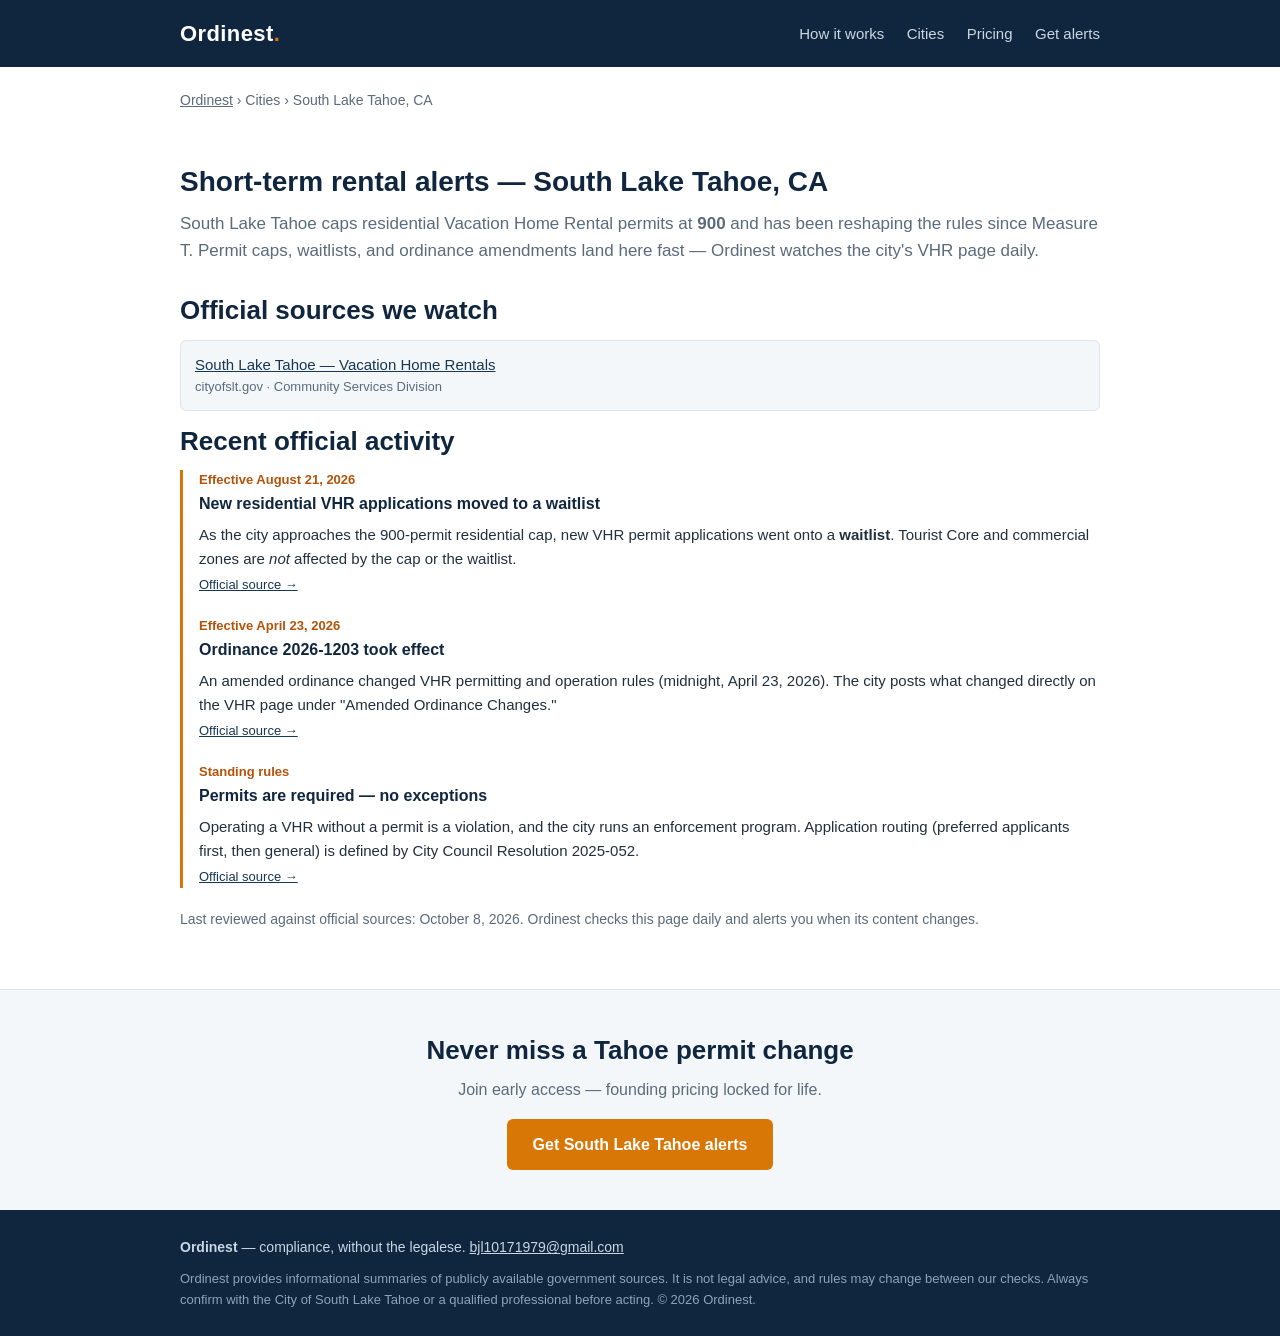
<file: docs/cities/south-lake-tahoe-ca.html>
<!DOCTYPE html>
<html lang="en">
<head>
  <meta charset="utf-8">
  <meta name="viewport" content="width=device-width, initial-scale=1">
  <title>South Lake Tahoe short-term rental alerts — Ordinest</title>
  <meta name="description" content="Ordinest watches South Lake Tahoe's official Vacation Home Rental page for permit caps, waitlist changes, and ordinance updates. Get plain-English alerts.">
  <link rel="stylesheet" href="../style.css">
</head>
<body>

<header class="site">
  <div class="wrap">
    <a class="brand" href="../index.html">Ordinest<span class="dot">.</span></a>
    <nav class="site">
      <a href="../index.html#how">How it works</a>
      <a href="../index.html#cities">Cities</a>
      <a href="../index.html#pricing">Pricing</a>
      <a href="../index.html#access">Get alerts</a>
    </nav>
  </div>
</header>

<div class="wrap crumbs"><a href="../index.html">Ordinest</a> &rsaquo; Cities &rsaquo; South Lake Tahoe, CA</div>

<section>
  <div class="wrap">
    <h1 class="page-title">Short-term rental alerts — South Lake Tahoe, CA</h1>
    <p class="lede">South Lake Tahoe caps residential Vacation Home Rental
    permits at <strong>900</strong> and has been reshaping the rules since
    Measure T. Permit caps, waitlists, and ordinance amendments land here
    fast — Ordinest watches the city's VHR page daily.</p>

    <h2>Official sources we watch</h2>
    <ul class="watch-list">
      <li>
        <a href="https://www.cityofslt.gov/2510/Vacation-Home-Rentals">South Lake Tahoe — Vacation Home Rentals</a>
        <span class="host">cityofslt.gov · Community Services Division</span>
      </li>
    </ul>

    <h2>Recent official activity</h2>
    <div class="change-log">
      <article>
        <div class="when">Effective August 21, 2026</div>
        <h3>New residential VHR applications moved to a waitlist</h3>
        <p>As the city approaches the 900-permit residential cap, new VHR
        permit applications went onto a <strong>waitlist</strong>. Tourist Core
        and commercial zones are <em>not</em> affected by the cap or the
        waitlist.</p>
        <a class="source" href="https://www.cityofslt.gov/2510/Vacation-Home-Rentals">Official source &rarr;</a>
      </article>
      <article>
        <div class="when">Effective April 23, 2026</div>
        <h3>Ordinance 2026-1203 took effect</h3>
        <p>An amended ordinance changed VHR permitting and operation rules
        (midnight, April 23, 2026). The city posts what changed directly on
        the VHR page under "Amended Ordinance Changes."</p>
        <a class="source" href="https://www.cityofslt.gov/2510/Vacation-Home-Rentals">Official source &rarr;</a>
      </article>
      <article>
        <div class="when">Standing rules</div>
        <h3>Permits are required — no exceptions</h3>
        <p>Operating a VHR without a permit is a violation, and the city
        runs an enforcement program. Application routing (preferred
        applicants first, then general) is defined by City Council
        Resolution 2025-052.</p>
        <a class="source" href="https://www.cityofslt.gov/2510/Vacation-Home-Rentals">Official source &rarr;</a>
      </article>
    </div>

    <p style="font-size:14px; color:#5b6b7b;">
      Last reviewed against official sources: October 8, 2026. Ordinest
      checks this page daily and alerts you when its content changes.
    </p>
  </div>
</section>

<section class="cta">
  <div class="wrap">
    <h2>Never miss a Tahoe permit change</h2>
    <p>Join early access — founding pricing locked for life.</p>
    <a class="btn"
       href="mailto:bjl10171979@gmail.com?subject=Ordinest%20early%20access%20%E2%80%94%20South%20Lake%20Tahoe">
      Get South Lake Tahoe alerts
    </a>
  </div>
</section>

<footer class="site">
  <div class="wrap">
    <strong>Ordinest</strong> — compliance, without the legalese.
    <a href="mailto:bjl10171979@gmail.com">bjl10171979@gmail.com</a>
    <div class="disclaimer">
      Ordinest provides informational summaries of publicly available
      government sources. It is not legal advice, and rules may change
      between our checks. Always confirm with the City of South Lake Tahoe
      or a qualified professional before acting. © 2026 Ordinest.
    </div>
  </div>
</footer>

<!-- Cloudflare Web Analytics --><script defer src="https://static.cloudflareinsights.com/beacon.min.js" data-cf-beacon="{\"token\": \"0e546006a67741babc97a083f84be4dc\"}"></script><!-- End Cloudflare Web Analytics -->
</body>
</html>
</file>
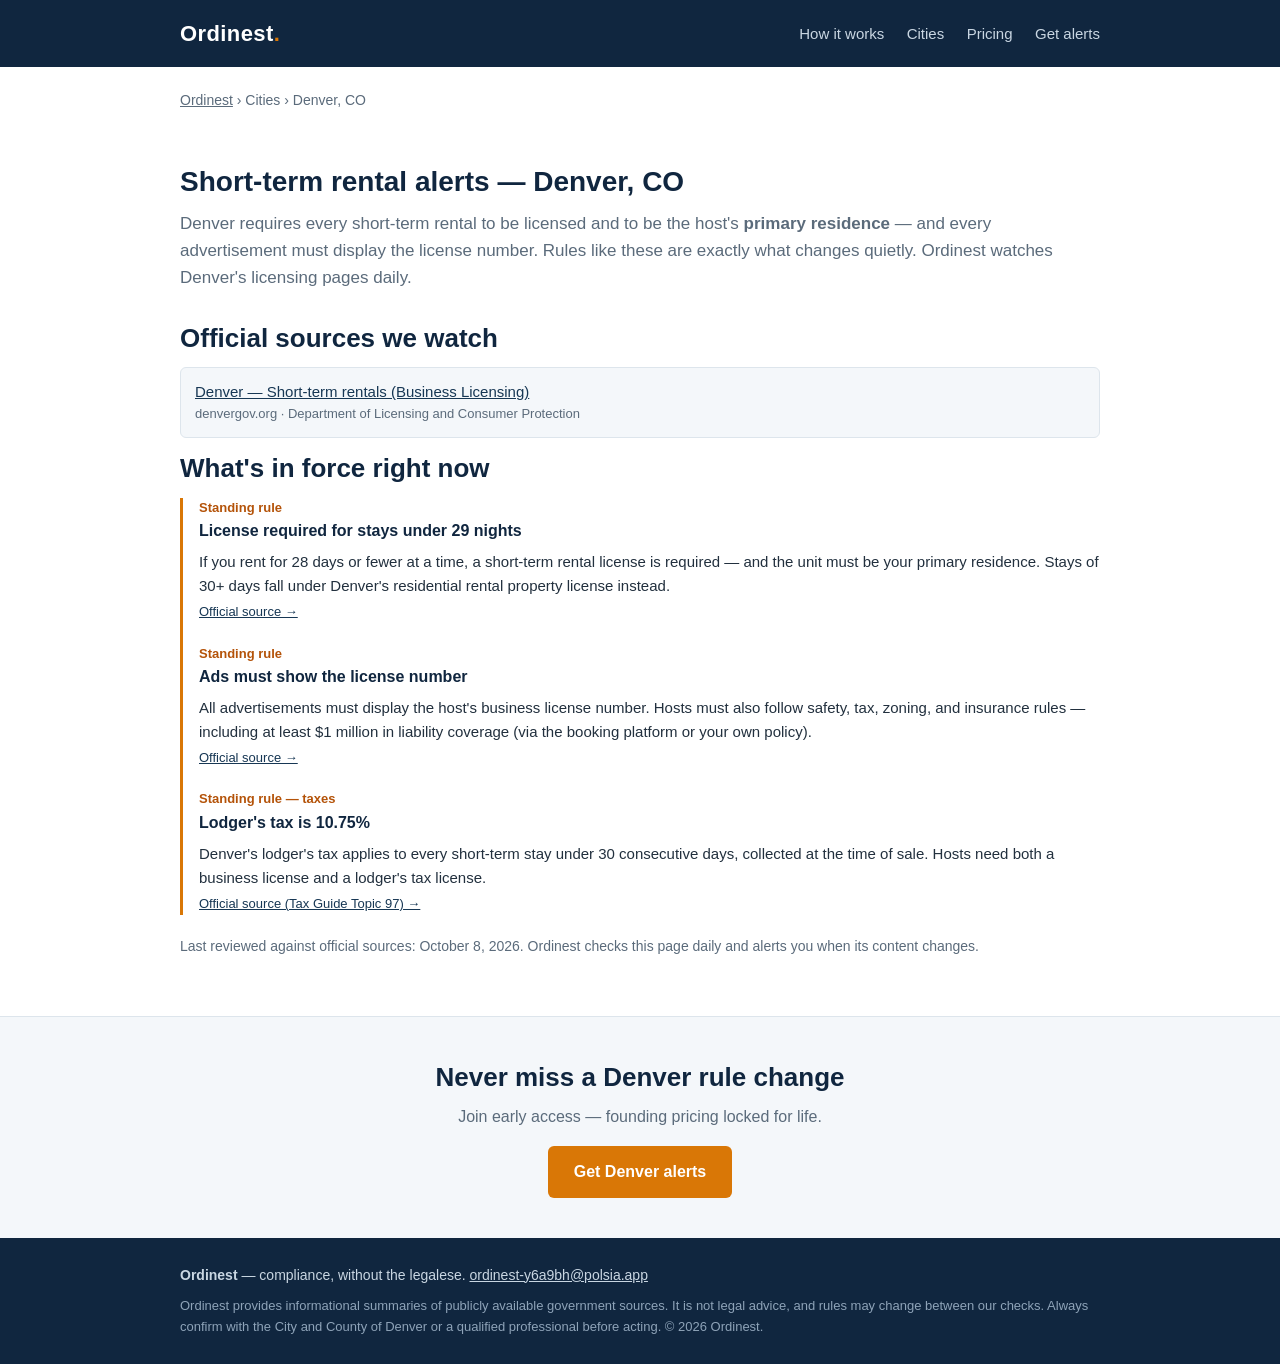
<file: site/cities/denver-co.html>
<!DOCTYPE html>
<html lang="en">
<head>
  <meta charset="utf-8">
  <meta name="viewport" content="width=device-width, initial-scale=1">
  <title>Denver short-term rental alerts — Ordinest</title>
  <meta name="description" content="Ordinest watches Denver's official short-term rental licensing pages for rule, license, and lodger's tax changes. Get plain-English alerts.">
  <link rel="stylesheet" href="../style.css">
</head>
<body>

<header class="site">
  <div class="wrap">
    <a class="brand" href="../index.html">Ordinest<span class="dot">.</span></a>
    <nav class="site">
      <a href="../index.html#how">How it works</a>
      <a href="../index.html#cities">Cities</a>
      <a href="../index.html#pricing">Pricing</a>
      <a href="../index.html#access">Get alerts</a>
    </nav>
  </div>
</header>

<div class="wrap crumbs"><a href="../index.html">Ordinest</a> &rsaquo; Cities &rsaquo; Denver, CO</div>

<section>
  <div class="wrap">
    <h1 class="page-title">Short-term rental alerts — Denver, CO</h1>
    <p class="lede">Denver requires every short-term rental to be licensed
    and to be the host's <strong>primary residence</strong> — and every
    advertisement must display the license number. Rules like these are
    exactly what changes quietly. Ordinest watches Denver's licensing pages
    daily.</p>

    <h2>Official sources we watch</h2>
    <ul class="watch-list">
      <li>
        <a href="https://denvergov.org/Government/Agencies-Departments-Offices/Agencies-Departments-Offices-Directory/Business-Licensing/Business-licenses/Short-term-rentals">Denver — Short-term rentals (Business Licensing)</a>
        <span class="host">denvergov.org · Department of Licensing and Consumer Protection</span>
      </li>
    </ul>

    <h2>What's in force right now</h2>
    <div class="change-log">
      <article>
        <div class="when">Standing rule</div>
        <h3>License required for stays under 29 nights</h3>
        <p>If you rent for 28 days or fewer at a time, a short-term rental
        license is required — and the unit must be your primary residence.
        Stays of 30+ days fall under Denver's residential rental property
        license instead.</p>
        <a class="source" href="https://denvergov.org/Government/Agencies-Departments-Offices/Agencies-Departments-Offices-Directory/Business-Licensing/Business-licenses/Short-term-rentals">Official source &rarr;</a>
      </article>
      <article>
        <div class="when">Standing rule</div>
        <h3>Ads must show the license number</h3>
        <p>All advertisements must display the host's business license
        number. Hosts must also follow safety, tax, zoning, and insurance
        rules — including at least $1 million in liability coverage (via the
        booking platform or your own policy).</p>
        <a class="source" href="https://denvergov.org/Government/Agencies-Departments-Offices/Agencies-Departments-Offices-Directory/Business-Licensing/Business-licenses/Short-term-rentals/Short-term-rentals-laws-rules-regulations">Official source &rarr;</a>
      </article>
      <article>
        <div class="when">Standing rule — taxes</div>
        <h3>Lodger's tax is 10.75%</h3>
        <p>Denver's lodger's tax applies to every short-term stay under 30
        consecutive days, collected at the time of sale. Hosts need both a
        business license and a lodger's tax license.</p>
        <a class="source" href="https://denvergov.org/files/assets/public/v/1/finance/documents/treasury/tax-guides/short-term-rentals.pdf">Official source (Tax Guide Topic 97) &rarr;</a>
      </article>
    </div>

    <p style="font-size:14px; color:#5b6b7b;">
      Last reviewed against official sources: October 8, 2026. Ordinest
      checks this page daily and alerts you when its content changes.
    </p>
  </div>
</section>

<section class="cta">
  <div class="wrap">
    <h2>Never miss a Denver rule change</h2>
    <p>Join early access — founding pricing locked for life.</p>
    <a class="btn"
       href="mailto:ordinest-y6a9bh@polsia.app?subject=Ordinest%20early%20access%20%E2%80%94%20Denver">
      Get Denver alerts
    </a>
  </div>
</section>

<footer class="site">
  <div class="wrap">
    <strong>Ordinest</strong> — compliance, without the legalese.
    <a href="mailto:ordinest-y6a9bh@polsia.app">ordinest-y6a9bh@polsia.app</a>
    <div class="disclaimer">
      Ordinest provides informational summaries of publicly available
      government sources. It is not legal advice, and rules may change
      between our checks. Always confirm with the City and County of Denver
      or a qualified professional before acting. © 2026 Ordinest.
    </div>
  </div>
</footer>

</body>
</html>
</file>
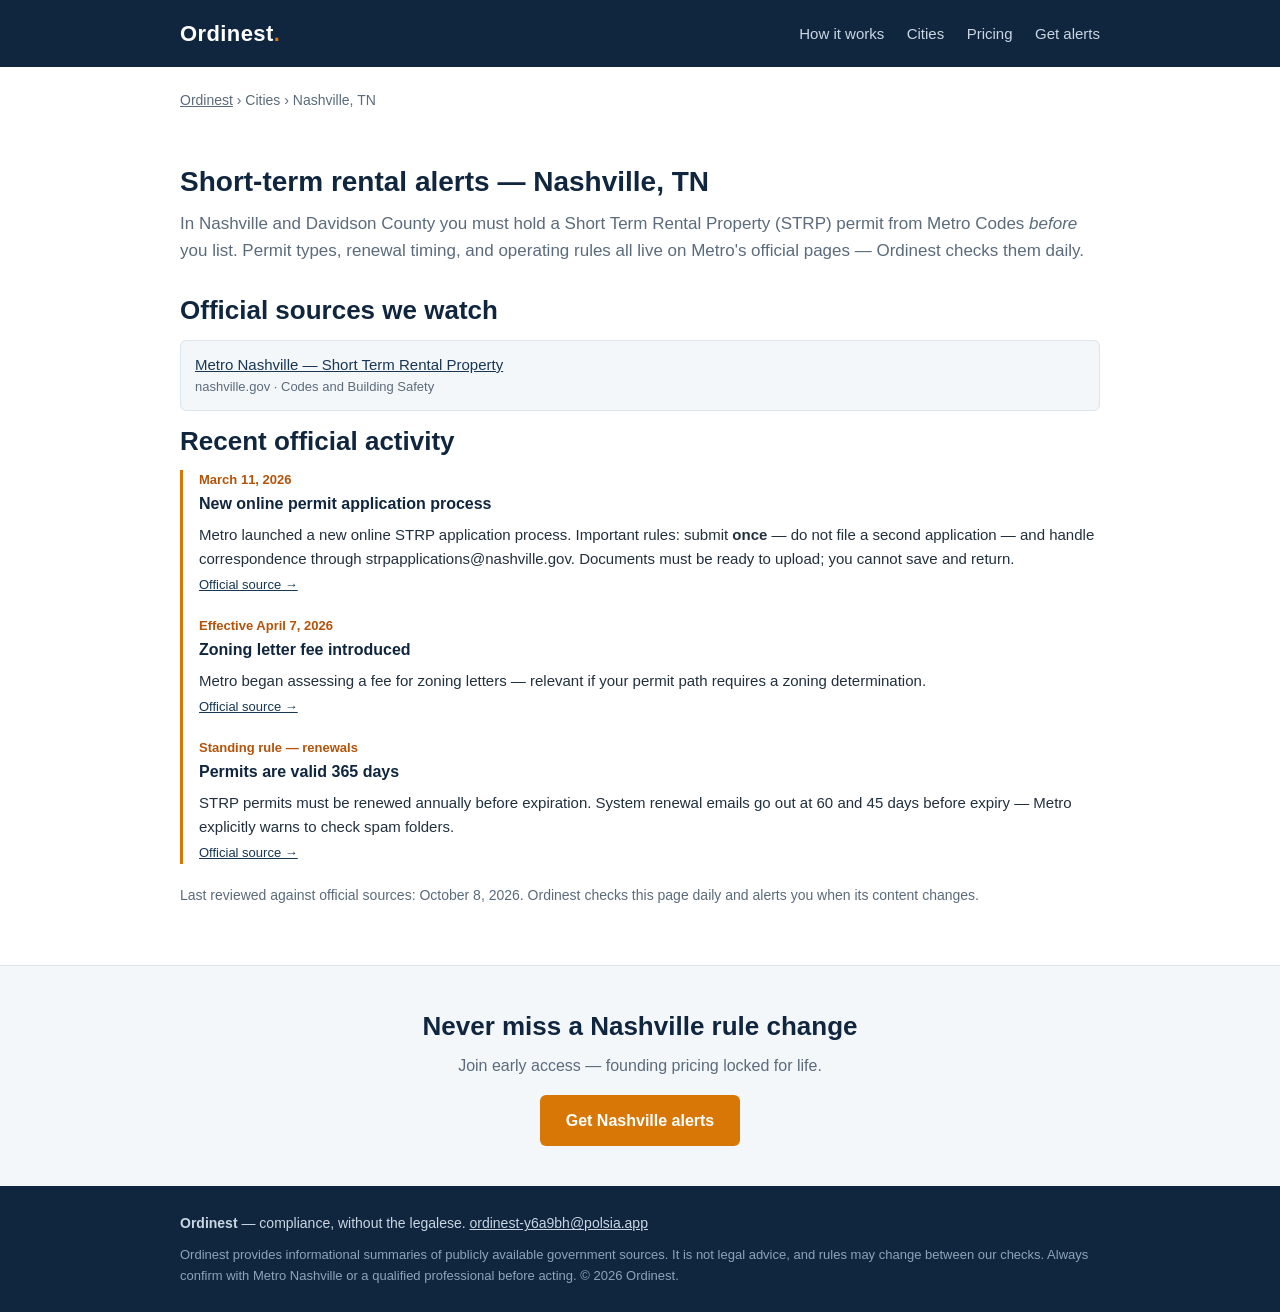
<file: site/cities/nashville-tn.html>
<!DOCTYPE html>
<html lang="en">
<head>
  <meta charset="utf-8">
  <meta name="viewport" content="width=device-width, initial-scale=1">
  <title>Nashville short-term rental alerts — Ordinest</title>
  <meta name="description" content="Ordinest watches Metro Nashville's official Short Term Rental Property pages for permit, renewal, and rule changes. Get plain-English alerts.">
  <link rel="stylesheet" href="../style.css">
</head>
<body>

<header class="site">
  <div class="wrap">
    <a class="brand" href="../index.html">Ordinest<span class="dot">.</span></a>
    <nav class="site">
      <a href="../index.html#how">How it works</a>
      <a href="../index.html#cities">Cities</a>
      <a href="../index.html#pricing">Pricing</a>
      <a href="../index.html#access">Get alerts</a>
    </nav>
  </div>
</header>

<div class="wrap crumbs"><a href="../index.html">Ordinest</a> &rsaquo; Cities &rsaquo; Nashville, TN</div>

<section>
  <div class="wrap">
    <h1 class="page-title">Short-term rental alerts — Nashville, TN</h1>
    <p class="lede">In Nashville and Davidson County you must hold a Short
    Term Rental Property (STRP) permit from Metro Codes <em>before</em> you
    list. Permit types, renewal timing, and operating rules all live on
    Metro's official pages — Ordinest checks them daily.</p>

    <h2>Official sources we watch</h2>
    <ul class="watch-list">
      <li>
        <a href="https://www.nashville.gov/departments/codes/short-term-rentals">Metro Nashville — Short Term Rental Property</a>
        <span class="host">nashville.gov · Codes and Building Safety</span>
      </li>
    </ul>

    <h2>Recent official activity</h2>
    <div class="change-log">
      <article>
        <div class="when">March 11, 2026</div>
        <h3>New online permit application process</h3>
        <p>Metro launched a new online STRP application process. Important
        rules: submit <strong>once</strong> — do not file a second application —
        and handle correspondence through
        strpapplications@nashville.gov. Documents must be ready to upload;
        you cannot save and return.</p>
        <a class="source" href="https://www.nashville.gov/departments/codes/short-term-rentals/apply-short-term-rental-property-permit">Official source &rarr;</a>
      </article>
      <article>
        <div class="when">Effective April 7, 2026</div>
        <h3>Zoning letter fee introduced</h3>
        <p>Metro began assessing a fee for zoning letters — relevant if your
        permit path requires a zoning determination.</p>
        <a class="source" href="https://www.nashville.gov/departments/codes/short-term-rentals">Official source &rarr;</a>
      </article>
      <article>
        <div class="when">Standing rule — renewals</div>
        <h3>Permits are valid 365 days</h3>
        <p>STRP permits must be renewed annually before expiration. System
        renewal emails go out at 60 and 45 days before expiry — Metro
        explicitly warns to check spam folders.</p>
        <a class="source" href="https://www.nashville.gov/departments/codes/short-term-rentals/renew-short-term-rental-property-permit">Official source &rarr;</a>
      </article>
    </div>

    <p style="font-size:14px; color:#5b6b7b;">
      Last reviewed against official sources: October 8, 2026. Ordinest
      checks this page daily and alerts you when its content changes.
    </p>
  </div>
</section>

<section class="cta">
  <div class="wrap">
    <h2>Never miss a Nashville rule change</h2>
    <p>Join early access — founding pricing locked for life.</p>
    <a class="btn"
       href="mailto:ordinest-y6a9bh@polsia.app?subject=Ordinest%20early%20access%20%E2%80%94%20Nashville">
      Get Nashville alerts
    </a>
  </div>
</section>

<footer class="site">
  <div class="wrap">
    <strong>Ordinest</strong> — compliance, without the legalese.
    <a href="mailto:ordinest-y6a9bh@polsia.app">ordinest-y6a9bh@polsia.app</a>
    <div class="disclaimer">
      Ordinest provides informational summaries of publicly available
      government sources. It is not legal advice, and rules may change
      between our checks. Always confirm with Metro Nashville or a qualified
      professional before acting. © 2026 Ordinest.
    </div>
  </div>
</footer>

</body>
</html>
</file>
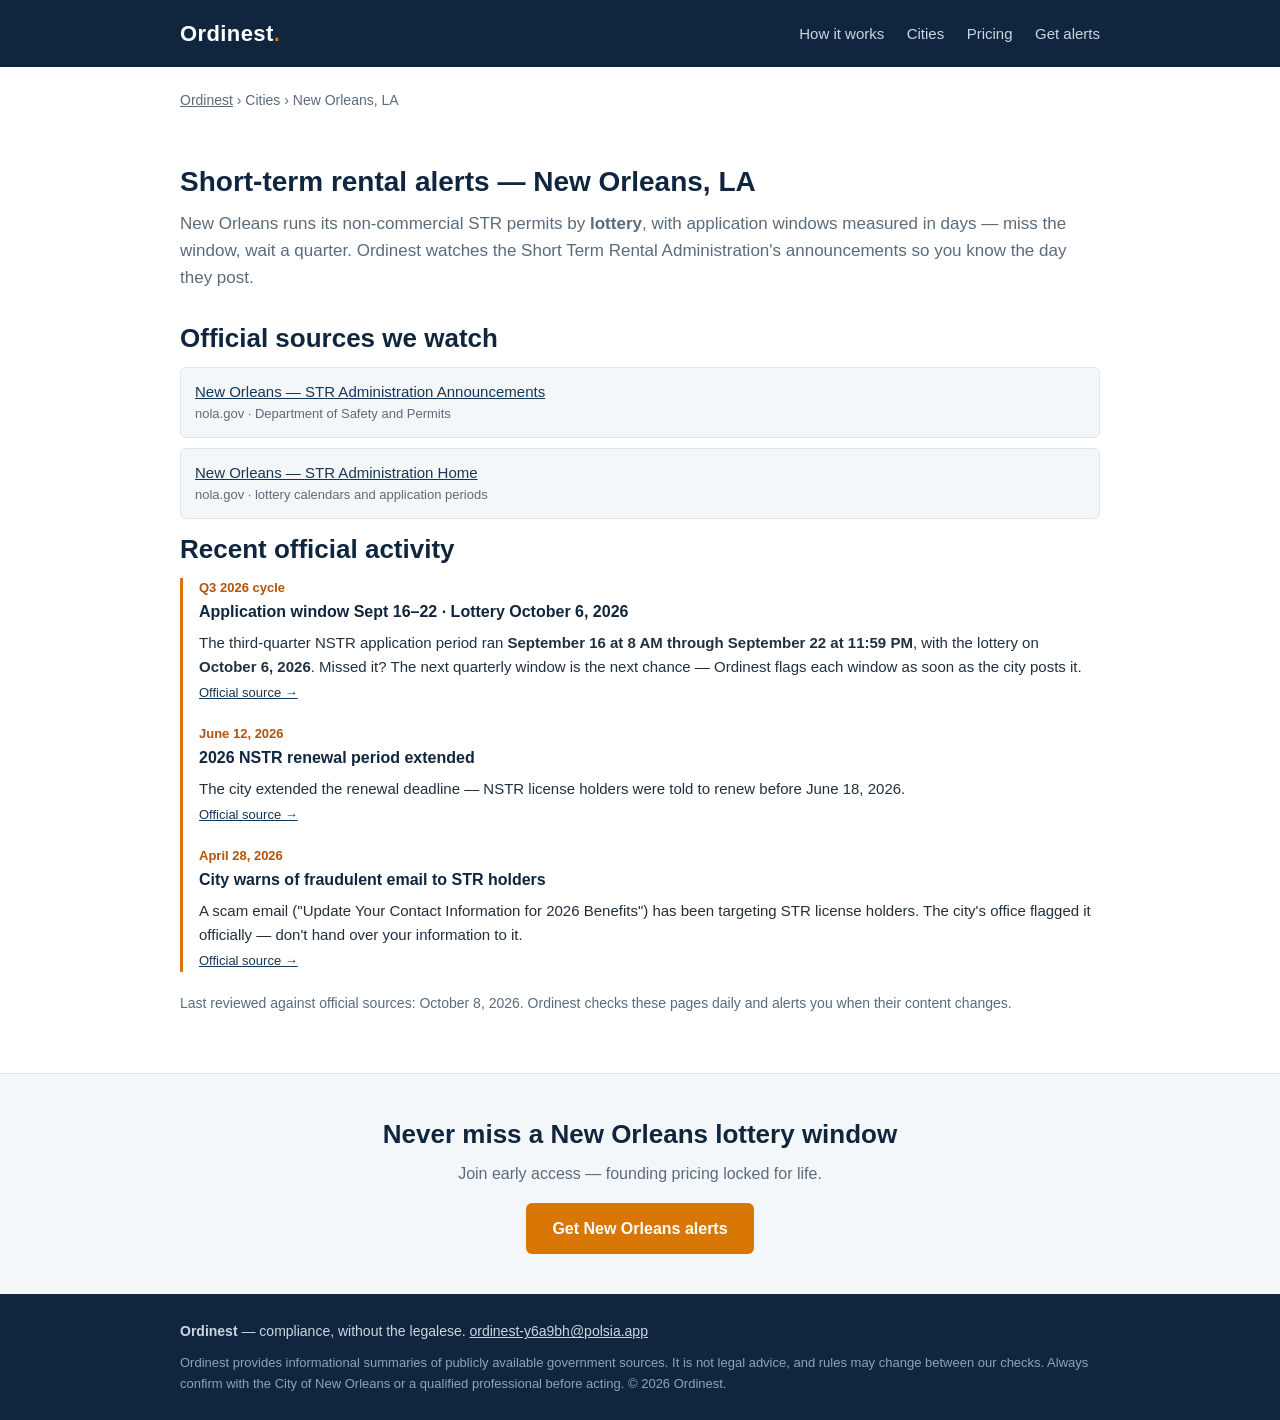
<file: site/cities/new-orleans-la.html>
<!DOCTYPE html>
<html lang="en">
<head>
  <meta charset="utf-8">
  <meta name="viewport" content="width=device-width, initial-scale=1">
  <title>New Orleans short-term rental alerts — Ordinest</title>
  <meta name="description" content="Ordinest watches New Orleans' Short Term Rental Administration announcements for lottery dates, renewals, and rule changes. Get plain-English alerts.">
  <link rel="stylesheet" href="../style.css">
</head>
<body>

<header class="site">
  <div class="wrap">
    <a class="brand" href="../index.html">Ordinest<span class="dot">.</span></a>
    <nav class="site">
      <a href="../index.html#how">How it works</a>
      <a href="../index.html#cities">Cities</a>
      <a href="../index.html#pricing">Pricing</a>
      <a href="../index.html#access">Get alerts</a>
    </nav>
  </div>
</header>

<div class="wrap crumbs"><a href="../index.html">Ordinest</a> &rsaquo; Cities &rsaquo; New Orleans, LA</div>

<section>
  <div class="wrap">
    <h1 class="page-title">Short-term rental alerts — New Orleans, LA</h1>
    <p class="lede">New Orleans runs its non-commercial STR permits by
    <strong>lottery</strong>, with application windows measured in days —
    miss the window, wait a quarter. Ordinest watches the Short Term Rental
    Administration's announcements so you know the day they post.</p>

    <h2>Official sources we watch</h2>
    <ul class="watch-list">
      <li>
        <a href="https://nola.gov/next/short-term-rental-administration/announcements/">New Orleans — STR Administration Announcements</a>
        <span class="host">nola.gov · Department of Safety and Permits</span>
      </li>
      <li>
        <a href="https://nola.gov/next/short-term-rental-administration/home">New Orleans — STR Administration Home</a>
        <span class="host">nola.gov · lottery calendars and application periods</span>
      </li>
    </ul>

    <h2>Recent official activity</h2>
    <div class="change-log">
      <article>
        <div class="when">Q3 2026 cycle</div>
        <h3>Application window Sept 16–22 · Lottery October 6, 2026</h3>
        <p>The third-quarter NSTR application period ran
        <strong>September 16 at 8 AM through September 22 at 11:59 PM</strong>,
        with the lottery on <strong>October 6, 2026</strong>. Missed it? The
        next quarterly window is the next chance — Ordinest flags each window
        as soon as the city posts it.</p>
        <a class="source" href="https://nola.gov/next/short-term-rental-administration/home">Official source &rarr;</a>
      </article>
      <article>
        <div class="when">June 12, 2026</div>
        <h3>2026 NSTR renewal period extended</h3>
        <p>The city extended the renewal deadline — NSTR license holders were
        told to renew before June 18, 2026.</p>
        <a class="source" href="https://nola.gov/next/short-term-rental-administration/announcements/">Official source &rarr;</a>
      </article>
      <article>
        <div class="when">April 28, 2026</div>
        <h3>City warns of fraudulent email to STR holders</h3>
        <p>A scam email ("Update Your Contact Information for 2026 Benefits")
        has been targeting STR license holders. The city's office flagged it
        officially — don't hand over your information to it.</p>
        <a class="source" href="https://nola.gov/next/short-term-rental-administration/announcements/">Official source &rarr;</a>
      </article>
    </div>

    <p style="font-size:14px; color:#5b6b7b;">
      Last reviewed against official sources: October 8, 2026. Ordinest
      checks these pages daily and alerts you when their content changes.
    </p>
  </div>
</section>

<section class="cta">
  <div class="wrap">
    <h2>Never miss a New Orleans lottery window</h2>
    <p>Join early access — founding pricing locked for life.</p>
    <a class="btn"
       href="mailto:ordinest-y6a9bh@polsia.app?subject=Ordinest%20early%20access%20%E2%80%94%20New%20Orleans">
      Get New Orleans alerts
    </a>
  </div>
</section>

<footer class="site">
  <div class="wrap">
    <strong>Ordinest</strong> — compliance, without the legalese.
    <a href="mailto:ordinest-y6a9bh@polsia.app">ordinest-y6a9bh@polsia.app</a>
    <div class="disclaimer">
      Ordinest provides informational summaries of publicly available
      government sources. It is not legal advice, and rules may change
      between our checks. Always confirm with the City of New Orleans or a
      qualified professional before acting. © 2026 Ordinest.
    </div>
  </div>
</footer>

</body>
</html>
</file>
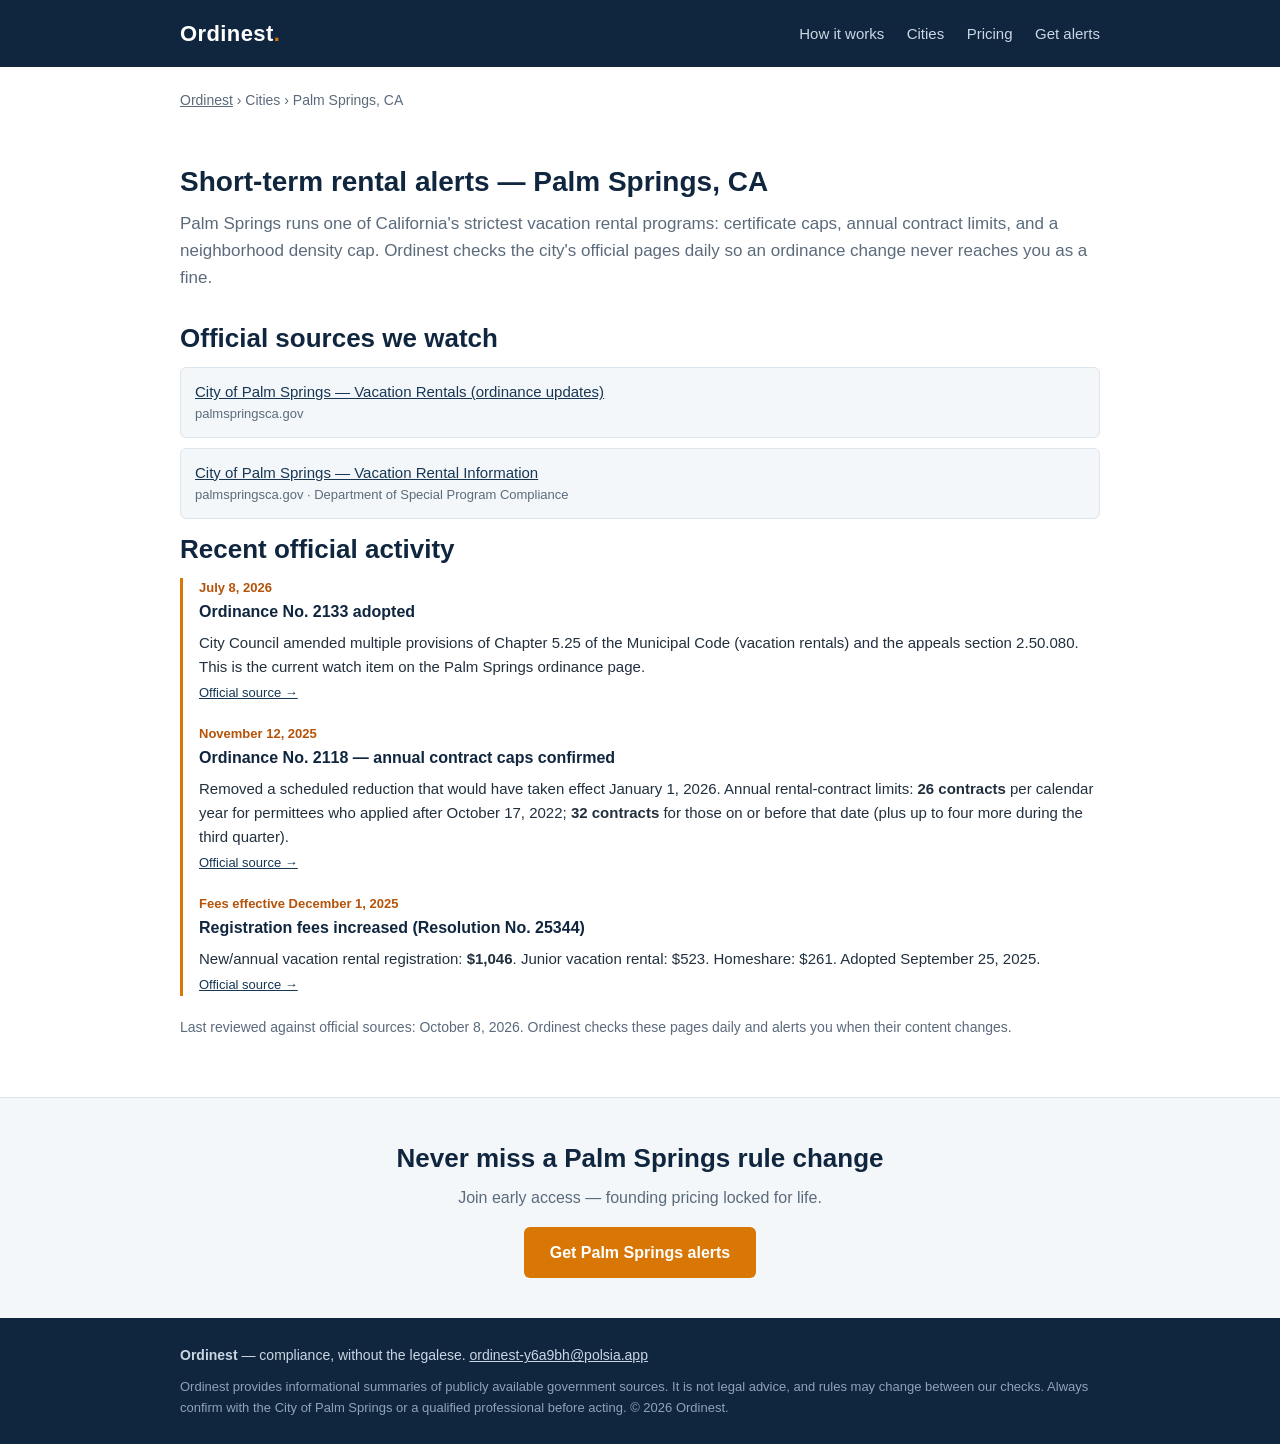
<file: site/cities/palm-springs-ca.html>
<!DOCTYPE html>
<html lang="en">
<head>
  <meta charset="utf-8">
  <meta name="viewport" content="width=device-width, initial-scale=1">
  <title>Palm Springs short-term rental alerts — Ordinest</title>
  <meta name="description" content="Ordinest watches Palm Springs vacation rental ordinances, permit caps, and fees on the city's official pages. Get plain-English alerts when they change.">
  <link rel="stylesheet" href="../style.css">
</head>
<body>

<header class="site">
  <div class="wrap">
    <a class="brand" href="../index.html">Ordinest<span class="dot">.</span></a>
    <nav class="site">
      <a href="../index.html#how">How it works</a>
      <a href="../index.html#cities">Cities</a>
      <a href="../index.html#pricing">Pricing</a>
      <a href="../index.html#access">Get alerts</a>
    </nav>
  </div>
</header>

<div class="wrap crumbs"><a href="../index.html">Ordinest</a> &rsaquo; Cities &rsaquo; Palm Springs, CA</div>

<section>
  <div class="wrap">
    <h1 class="page-title">Short-term rental alerts — Palm Springs, CA</h1>
    <p class="lede">Palm Springs runs one of California's strictest vacation
    rental programs: certificate caps, annual contract limits, and a
    neighborhood density cap. Ordinest checks the city's official pages daily
    so an ordinance change never reaches you as a fine.</p>

    <h2>Official sources we watch</h2>
    <ul class="watch-list">
      <li>
        <a href="https://www.palmspringsca.gov/?navid=1098">City of Palm Springs — Vacation Rentals (ordinance updates)</a>
        <span class="host">palmspringsca.gov</span>
      </li>
      <li>
        <a href="https://www.palmspringsca.gov/business/vacation-rental-information">City of Palm Springs — Vacation Rental Information</a>
        <span class="host">palmspringsca.gov · Department of Special Program Compliance</span>
      </li>
    </ul>

    <h2>Recent official activity</h2>
    <div class="change-log">
      <article>
        <div class="when">July 8, 2026</div>
        <h3>Ordinance No. 2133 adopted</h3>
        <p>City Council amended multiple provisions of Chapter 5.25 of the
        Municipal Code (vacation rentals) and the appeals section 2.50.080.
        This is the current watch item on the Palm Springs ordinance page.</p>
        <a class="source" href="https://www.palmspringsca.gov/?navid=1098">Official source &rarr;</a>
      </article>
      <article>
        <div class="when">November 12, 2025</div>
        <h3>Ordinance No. 2118 — annual contract caps confirmed</h3>
        <p>Removed a scheduled reduction that would have taken effect
        January 1, 2026. Annual rental-contract limits: <strong>26 contracts</strong>
        per calendar year for permittees who applied after October 17, 2022;
        <strong>32 contracts</strong> for those on or before that date (plus up to
        four more during the third quarter).</p>
        <a class="source" href="https://www.palmspringsca.gov/business/vacation-rental-information">Official source &rarr;</a>
      </article>
      <article>
        <div class="when">Fees effective December 1, 2025</div>
        <h3>Registration fees increased (Resolution No. 25344)</h3>
        <p>New/annual vacation rental registration: <strong>$1,046</strong>.
        Junior vacation rental: $523. Homeshare: $261. Adopted
        September 25, 2025.</p>
        <a class="source" href="https://www.palmspringsca.gov/business/vacation-rental-information">Official source &rarr;</a>
      </article>
    </div>

    <p style="font-size:14px; color:#5b6b7b;">
      Last reviewed against official sources: October 8, 2026. Ordinest
      checks these pages daily and alerts you when their content changes.
    </p>
  </div>
</section>

<section class="cta">
  <div class="wrap">
    <h2>Never miss a Palm Springs rule change</h2>
    <p>Join early access — founding pricing locked for life.</p>
    <a class="btn"
       href="mailto:ordinest-y6a9bh@polsia.app?subject=Ordinest%20early%20access%20%E2%80%94%20Palm%20Springs">
      Get Palm Springs alerts
    </a>
  </div>
</section>

<footer class="site">
  <div class="wrap">
    <strong>Ordinest</strong> — compliance, without the legalese.
    <a href="mailto:ordinest-y6a9bh@polsia.app">ordinest-y6a9bh@polsia.app</a>
    <div class="disclaimer">
      Ordinest provides informational summaries of publicly available
      government sources. It is not legal advice, and rules may change
      between our checks. Always confirm with the City of Palm Springs or a
      qualified professional before acting. © 2026 Ordinest.
    </div>
  </div>
</footer>

</body>
</html>
</file>
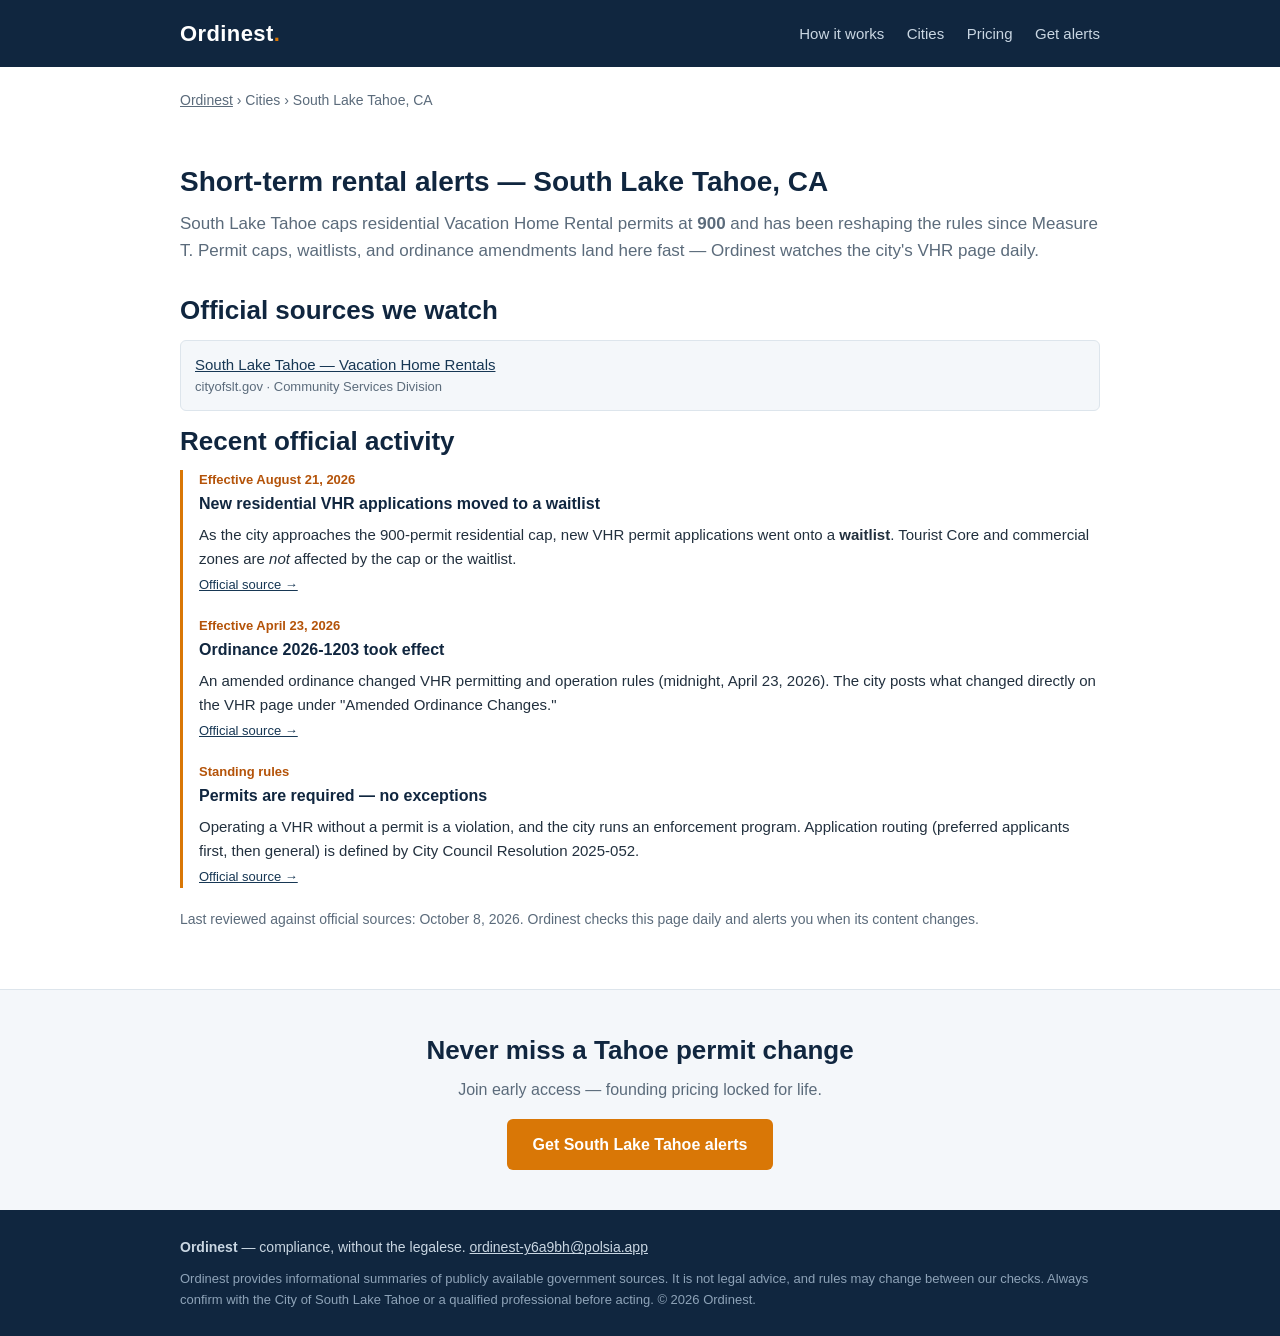
<file: site/cities/south-lake-tahoe-ca.html>
<!DOCTYPE html>
<html lang="en">
<head>
  <meta charset="utf-8">
  <meta name="viewport" content="width=device-width, initial-scale=1">
  <title>South Lake Tahoe short-term rental alerts — Ordinest</title>
  <meta name="description" content="Ordinest watches South Lake Tahoe's official Vacation Home Rental page for permit caps, waitlist changes, and ordinance updates. Get plain-English alerts.">
  <link rel="stylesheet" href="../style.css">
</head>
<body>

<header class="site">
  <div class="wrap">
    <a class="brand" href="../index.html">Ordinest<span class="dot">.</span></a>
    <nav class="site">
      <a href="../index.html#how">How it works</a>
      <a href="../index.html#cities">Cities</a>
      <a href="../index.html#pricing">Pricing</a>
      <a href="../index.html#access">Get alerts</a>
    </nav>
  </div>
</header>

<div class="wrap crumbs"><a href="../index.html">Ordinest</a> &rsaquo; Cities &rsaquo; South Lake Tahoe, CA</div>

<section>
  <div class="wrap">
    <h1 class="page-title">Short-term rental alerts — South Lake Tahoe, CA</h1>
    <p class="lede">South Lake Tahoe caps residential Vacation Home Rental
    permits at <strong>900</strong> and has been reshaping the rules since
    Measure T. Permit caps, waitlists, and ordinance amendments land here
    fast — Ordinest watches the city's VHR page daily.</p>

    <h2>Official sources we watch</h2>
    <ul class="watch-list">
      <li>
        <a href="https://www.cityofslt.gov/2510/Vacation-Home-Rentals">South Lake Tahoe — Vacation Home Rentals</a>
        <span class="host">cityofslt.gov · Community Services Division</span>
      </li>
    </ul>

    <h2>Recent official activity</h2>
    <div class="change-log">
      <article>
        <div class="when">Effective August 21, 2026</div>
        <h3>New residential VHR applications moved to a waitlist</h3>
        <p>As the city approaches the 900-permit residential cap, new VHR
        permit applications went onto a <strong>waitlist</strong>. Tourist Core
        and commercial zones are <em>not</em> affected by the cap or the
        waitlist.</p>
        <a class="source" href="https://www.cityofslt.gov/2510/Vacation-Home-Rentals">Official source &rarr;</a>
      </article>
      <article>
        <div class="when">Effective April 23, 2026</div>
        <h3>Ordinance 2026-1203 took effect</h3>
        <p>An amended ordinance changed VHR permitting and operation rules
        (midnight, April 23, 2026). The city posts what changed directly on
        the VHR page under "Amended Ordinance Changes."</p>
        <a class="source" href="https://www.cityofslt.gov/2510/Vacation-Home-Rentals">Official source &rarr;</a>
      </article>
      <article>
        <div class="when">Standing rules</div>
        <h3>Permits are required — no exceptions</h3>
        <p>Operating a VHR without a permit is a violation, and the city
        runs an enforcement program. Application routing (preferred
        applicants first, then general) is defined by City Council
        Resolution 2025-052.</p>
        <a class="source" href="https://www.cityofslt.gov/2510/Vacation-Home-Rentals">Official source &rarr;</a>
      </article>
    </div>

    <p style="font-size:14px; color:#5b6b7b;">
      Last reviewed against official sources: October 8, 2026. Ordinest
      checks this page daily and alerts you when its content changes.
    </p>
  </div>
</section>

<section class="cta">
  <div class="wrap">
    <h2>Never miss a Tahoe permit change</h2>
    <p>Join early access — founding pricing locked for life.</p>
    <a class="btn"
       href="mailto:ordinest-y6a9bh@polsia.app?subject=Ordinest%20early%20access%20%E2%80%94%20South%20Lake%20Tahoe">
      Get South Lake Tahoe alerts
    </a>
  </div>
</section>

<footer class="site">
  <div class="wrap">
    <strong>Ordinest</strong> — compliance, without the legalese.
    <a href="mailto:ordinest-y6a9bh@polsia.app">ordinest-y6a9bh@polsia.app</a>
    <div class="disclaimer">
      Ordinest provides informational summaries of publicly available
      government sources. It is not legal advice, and rules may change
      between our checks. Always confirm with the City of South Lake Tahoe
      or a qualified professional before acting. © 2026 Ordinest.
    </div>
  </div>
</footer>

</body>
</html>
</file>
<file: docs/style.css>
/* Ordinest — static site styles */
:root {
  --navy: #10263f;
  --navy-2: #173754;
  --ink: #22303e;
  --muted: #5b6b7b;
  --mist: #f4f7fa;
  --line: #dde5ec;
  --accent: #d97706;
  --accent-dark: #b45309;
  --green: #15803d;
  --white: #ffffff;
}
* { box-sizing: border-box; }
html { scroll-behavior: smooth; }
body {
  margin: 0;
  font-family: -apple-system, BlinkMacSystemFont, "Segoe UI", Roboto,
    Helvetica, Arial, sans-serif;
  color: var(--ink);
  line-height: 1.6;
  background: var(--white);
}
a { color: var(--navy-2); }
img { max-width: 100%; }

.wrap { max-width: 960px; margin: 0 auto; padding: 0 20px; }

/* Header */
header.site {
  background: var(--navy);
  color: var(--white);
}
header.site .wrap {
  display: flex;
  align-items: center;
  justify-content: space-between;
  padding-top: 16px;
  padding-bottom: 16px;
}
.brand {
  font-size: 22px;
  font-weight: 700;
  letter-spacing: 0.4px;
  color: var(--white);
  text-decoration: none;
}
.brand .dot { color: var(--accent); }
nav.site a {
  color: #c9d6e2;
  text-decoration: none;
  margin-left: 18px;
  font-size: 15px;
}
nav.site a:hover { color: var(--white); }

/* Hero */
.hero {
  background: linear-gradient(180deg, var(--navy) 0%, var(--navy-2) 100%);
  color: var(--white);
  padding: 56px 0 64px;
  text-align: center;
}
.hero h1 {
  font-size: 34px;
  line-height: 1.25;
  margin: 0 0 14px;
}
.hero p.sub {
  font-size: 18px;
  color: #c9d6e2;
  max-width: 660px;
  margin: 0 auto 26px;
}
.btn {
  display: inline-block;
  background: var(--accent);
  color: var(--white);
  font-weight: 700;
  text-decoration: none;
  padding: 13px 26px;
  border-radius: 6px;
  font-size: 16px;
}
.btn:hover { background: var(--accent-dark); }
.btn.ghost {
  background: transparent;
  border: 1px solid #55708a;
  color: var(--white);
  margin-left: 10px;
}

/* Sections */
section { padding: 44px 0; }
section.mist { background: var(--mist); }
h2 { font-size: 26px; margin: 0 0 8px; color: var(--navy); }
.lede { color: var(--muted); margin: 0 0 26px; font-size: 17px; }

/* Steps */
.steps { display: grid; grid-template-columns: repeat(3, 1fr); gap: 18px; }
.step {
  background: var(--white);
  border: 1px solid var(--line);
  border-radius: 8px;
  padding: 20px;
}
.step .num {
  display: inline-block;
  background: var(--navy);
  color: var(--white);
  font-weight: 700;
  border-radius: 50%;
  width: 28px;
  height: 28px;
  line-height: 28px;
  text-align: center;
  font-size: 15px;
  margin-bottom: 10px;
}
.step h3 { margin: 4px 0 6px; font-size: 17px; color: var(--navy); }
.step p { margin: 0; font-size: 15px; color: var(--muted); }

/* City cards */
.cities { display: grid; grid-template-columns: repeat(auto-fit, minmax(260px, 1fr)); gap: 18px; }
.city-card {
  background: var(--white);
  border: 1px solid var(--line);
  border-radius: 8px;
  padding: 20px;
  text-decoration: none;
  color: var(--ink);
  display: block;
  transition: box-shadow 0.15s ease, transform 0.15s ease;
}
.city-card:hover {
  box-shadow: 0 6px 18px rgba(16, 38, 63, 0.12);
  transform: translateY(-2px);
}
.city-card h3 { margin: 0 0 6px; font-size: 18px; color: var(--navy); }
.city-card p { margin: 0; font-size: 14px; color: var(--muted); }
.city-card .caught {
  margin-top: 10px;
  font-size: 13px;
  color: var(--green);
  font-weight: 600;
}

/* Pricing */
.plans { display: grid; grid-template-columns: repeat(3, 1fr); gap: 18px; }
.plan {
  background: var(--white);
  border: 1px solid var(--line);
  border-radius: 8px;
  padding: 22px;
  text-align: center;
}
.plan.featured { border: 2px solid var(--accent); position: relative; }
.plan .tag {
  position: absolute;
  top: -12px;
  left: 50%;
  transform: translateX(-50%);
  background: var(--accent);
  color: var(--white);
  font-size: 12px;
  font-weight: 700;
  padding: 2px 10px;
  border-radius: 10px;
}
.plan h3 { margin: 0 0 4px; color: var(--navy); font-size: 18px; }
.plan .price { font-size: 30px; font-weight: 800; color: var(--navy); }
.plan .price span { font-size: 14px; font-weight: 400; color: var(--muted); }
.plan ul { text-align: left; padding-left: 20px; margin: 14px 0 0; font-size: 14px; color: var(--muted); }
.plan ul li { margin-bottom: 5px; }

/* Trust band */
.trust { background: var(--navy); color: var(--white); padding: 34px 0; }
.trust .wrap { display: grid; grid-template-columns: repeat(3, 1fr); gap: 20px; }
.trust h3 { margin: 0 0 4px; font-size: 16px; color: var(--accent); }
.trust p { margin: 0; font-size: 14px; color: #c9d6e2; }

/* City page bits */
.page-title { font-size: 28px; color: var(--navy); margin: 8px 0 10px; line-height: 1.3; }
.crumbs { font-size: 14px; color: var(--muted); padding-top: 22px; }
.crumbs a { color: var(--muted); }
.watch-list { list-style: none; padding: 0; margin: 0; }
.watch-list li {
  border: 1px solid var(--line);
  border-radius: 6px;
  padding: 12px 14px;
  margin-bottom: 10px;
  background: var(--mist);
  font-size: 15px;
}
.watch-list .host { color: var(--muted); font-size: 13px; display: block; }
.change-log { border-left: 3px solid var(--accent); padding-left: 16px; }
.change-log article { margin-bottom: 20px; }
.change-log h3 { margin: 0 0 4px; font-size: 16px; color: var(--navy); }
.change-log .when { font-size: 13px; color: var(--accent-dark); font-weight: 700; }
.change-log p { margin: 6px 0 0; font-size: 15px; }
.change-log a.source { font-size: 13px; }

/* CTA band */
.cta {
  background: var(--mist);
  border-top: 1px solid var(--line);
  text-align: center;
  padding: 40px 0;
}
.cta h2 { margin-bottom: 6px; }
.cta p { color: var(--muted); margin-top: 0; }

/* Footer */
footer.site {
  background: var(--navy);
  color: #c9d6e2;
  padding: 26px 0;
  font-size: 14px;
}
footer.site a { color: #c9d6e2; }
footer.site .disclaimer {
  color: #8ea3b8;
  font-size: 13px;
  margin-top: 10px;
}

@media (max-width: 760px) {
  .steps, .plans, .trust .wrap { grid-template-columns: 1fr; }
  .hero h1 { font-size: 27px; }
  header.site .wrap { flex-direction: column; gap: 10px; }
  nav.site a { margin: 0 8px; }
}
</file>
<file: site/style.css>
/* Ordinest — static site styles */
:root {
  --navy: #10263f;
  --navy-2: #173754;
  --ink: #22303e;
  --muted: #5b6b7b;
  --mist: #f4f7fa;
  --line: #dde5ec;
  --accent: #d97706;
  --accent-dark: #b45309;
  --green: #15803d;
  --white: #ffffff;
}
* { box-sizing: border-box; }
html { scroll-behavior: smooth; }
body {
  margin: 0;
  font-family: -apple-system, BlinkMacSystemFont, "Segoe UI", Roboto,
    Helvetica, Arial, sans-serif;
  color: var(--ink);
  line-height: 1.6;
  background: var(--white);
}
a { color: var(--navy-2); }
img { max-width: 100%; }

.wrap { max-width: 960px; margin: 0 auto; padding: 0 20px; }

/* Header */
header.site {
  background: var(--navy);
  color: var(--white);
}
header.site .wrap {
  display: flex;
  align-items: center;
  justify-content: space-between;
  padding-top: 16px;
  padding-bottom: 16px;
}
.brand {
  font-size: 22px;
  font-weight: 700;
  letter-spacing: 0.4px;
  color: var(--white);
  text-decoration: none;
}
.brand .dot { color: var(--accent); }
nav.site a {
  color: #c9d6e2;
  text-decoration: none;
  margin-left: 18px;
  font-size: 15px;
}
nav.site a:hover { color: var(--white); }

/* Hero */
.hero {
  background: linear-gradient(180deg, var(--navy) 0%, var(--navy-2) 100%);
  color: var(--white);
  padding: 56px 0 64px;
  text-align: center;
}
.hero h1 {
  font-size: 34px;
  line-height: 1.25;
  margin: 0 0 14px;
}
.hero p.sub {
  font-size: 18px;
  color: #c9d6e2;
  max-width: 660px;
  margin: 0 auto 26px;
}
.btn {
  display: inline-block;
  background: var(--accent);
  color: var(--white);
  font-weight: 700;
  text-decoration: none;
  padding: 13px 26px;
  border-radius: 6px;
  font-size: 16px;
}
.btn:hover { background: var(--accent-dark); }
.btn.ghost {
  background: transparent;
  border: 1px solid #55708a;
  color: var(--white);
  margin-left: 10px;
}

/* Sections */
section { padding: 44px 0; }
section.mist { background: var(--mist); }
h2 { font-size: 26px; margin: 0 0 8px; color: var(--navy); }
.lede { color: var(--muted); margin: 0 0 26px; font-size: 17px; }

/* Steps */
.steps { display: grid; grid-template-columns: repeat(3, 1fr); gap: 18px; }
.step {
  background: var(--white);
  border: 1px solid var(--line);
  border-radius: 8px;
  padding: 20px;
}
.step .num {
  display: inline-block;
  background: var(--navy);
  color: var(--white);
  font-weight: 700;
  border-radius: 50%;
  width: 28px;
  height: 28px;
  line-height: 28px;
  text-align: center;
  font-size: 15px;
  margin-bottom: 10px;
}
.step h3 { margin: 4px 0 6px; font-size: 17px; color: var(--navy); }
.step p { margin: 0; font-size: 15px; color: var(--muted); }

/* City cards */
.cities { display: grid; grid-template-columns: repeat(auto-fit, minmax(260px, 1fr)); gap: 18px; }
.city-card {
  background: var(--white);
  border: 1px solid var(--line);
  border-radius: 8px;
  padding: 20px;
  text-decoration: none;
  color: var(--ink);
  display: block;
  transition: box-shadow 0.15s ease, transform 0.15s ease;
}
.city-card:hover {
  box-shadow: 0 6px 18px rgba(16, 38, 63, 0.12);
  transform: translateY(-2px);
}
.city-card h3 { margin: 0 0 6px; font-size: 18px; color: var(--navy); }
.city-card p { margin: 0; font-size: 14px; color: var(--muted); }
.city-card .caught {
  margin-top: 10px;
  font-size: 13px;
  color: var(--green);
  font-weight: 600;
}

/* Pricing */
.plans { display: grid; grid-template-columns: repeat(3, 1fr); gap: 18px; }
.plan {
  background: var(--white);
  border: 1px solid var(--line);
  border-radius: 8px;
  padding: 22px;
  text-align: center;
}
.plan.featured { border: 2px solid var(--accent); position: relative; }
.plan .tag {
  position: absolute;
  top: -12px;
  left: 50%;
  transform: translateX(-50%);
  background: var(--accent);
  color: var(--white);
  font-size: 12px;
  font-weight: 700;
  padding: 2px 10px;
  border-radius: 10px;
}
.plan h3 { margin: 0 0 4px; color: var(--navy); font-size: 18px; }
.plan .price { font-size: 30px; font-weight: 800; color: var(--navy); }
.plan .price span { font-size: 14px; font-weight: 400; color: var(--muted); }
.plan ul { text-align: left; padding-left: 20px; margin: 14px 0 0; font-size: 14px; color: var(--muted); }
.plan ul li { margin-bottom: 5px; }

/* Trust band */
.trust { background: var(--navy); color: var(--white); padding: 34px 0; }
.trust .wrap { display: grid; grid-template-columns: repeat(3, 1fr); gap: 20px; }
.trust h3 { margin: 0 0 4px; font-size: 16px; color: var(--accent); }
.trust p { margin: 0; font-size: 14px; color: #c9d6e2; }

/* City page bits */
.page-title { font-size: 28px; color: var(--navy); margin: 8px 0 10px; line-height: 1.3; }
.crumbs { font-size: 14px; color: var(--muted); padding-top: 22px; }
.crumbs a { color: var(--muted); }
.watch-list { list-style: none; padding: 0; margin: 0; }
.watch-list li {
  border: 1px solid var(--line);
  border-radius: 6px;
  padding: 12px 14px;
  margin-bottom: 10px;
  background: var(--mist);
  font-size: 15px;
}
.watch-list .host { color: var(--muted); font-size: 13px; display: block; }
.change-log { border-left: 3px solid var(--accent); padding-left: 16px; }
.change-log article { margin-bottom: 20px; }
.change-log h3 { margin: 0 0 4px; font-size: 16px; color: var(--navy); }
.change-log .when { font-size: 13px; color: var(--accent-dark); font-weight: 700; }
.change-log p { margin: 6px 0 0; font-size: 15px; }
.change-log a.source { font-size: 13px; }

/* CTA band */
.cta {
  background: var(--mist);
  border-top: 1px solid var(--line);
  text-align: center;
  padding: 40px 0;
}
.cta h2 { margin-bottom: 6px; }
.cta p { color: var(--muted); margin-top: 0; }

/* Footer */
footer.site {
  background: var(--navy);
  color: #c9d6e2;
  padding: 26px 0;
  font-size: 14px;
}
footer.site a { color: #c9d6e2; }
footer.site .disclaimer {
  color: #8ea3b8;
  font-size: 13px;
  margin-top: 10px;
}

@media (max-width: 760px) {
  .steps, .plans, .trust .wrap { grid-template-columns: 1fr; }
  .hero h1 { font-size: 27px; }
  header.site .wrap { flex-direction: column; gap: 10px; }
  nav.site a { margin: 0 8px; }
}
</file>
